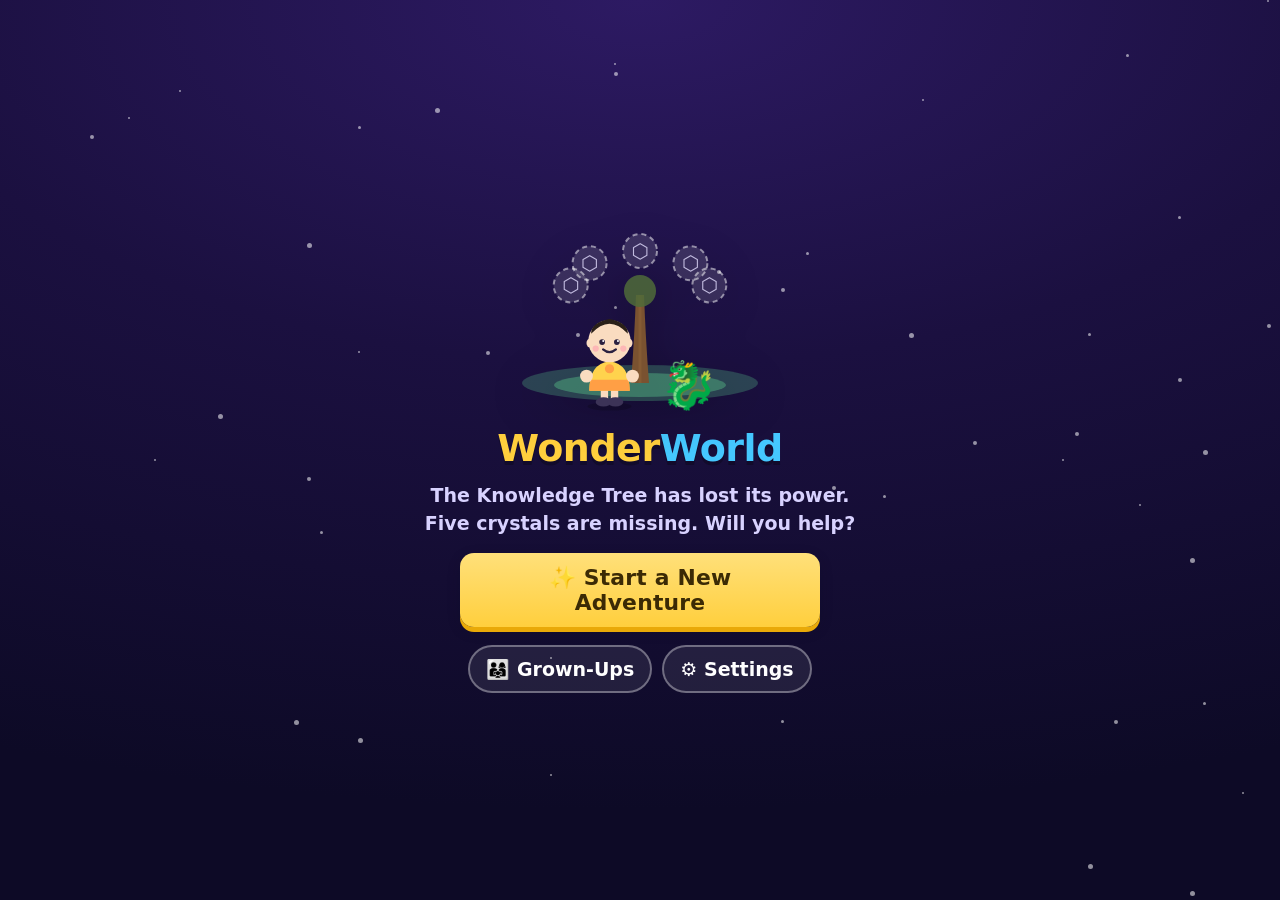
<file: index.html>
<!DOCTYPE html>
<html lang="en">
<head>
<meta charset="utf-8">
<meta name="viewport" content="width=device-width, initial-scale=1, viewport-fit=cover">
<meta name="color-scheme" content="dark light">
<meta name="theme-color" content="#1b1040">
<meta name="description" content="WonderWorld — a magical learning adventure for children ages 5 to 12. Math, reading, science, sustainability and money skills in one friendly game.">
<meta name="apple-mobile-web-app-capable" content="yes">
<meta name="mobile-web-app-capable" content="yes">
<meta name="apple-mobile-web-app-status-bar-style" content="black-translucent">
<meta name="apple-mobile-web-app-title" content="WonderWorld">
<meta name="format-detection" content="telephone=no">
<link rel="manifest" href="assets/manifest.webmanifest">
<link rel="icon" type="image/svg+xml" href="assets/icon.svg">
<link rel="icon" type="image/png" sizes="32x32" href="assets/favicon-32.png">
<!-- iOS ignores SVG here, so this must be a PNG -->
<link rel="apple-touch-icon" sizes="180x180" href="assets/apple-touch-icon.png">
<link rel="stylesheet" href="style.css">
<title>WonderWorld — A Magical Learning Adventure</title>
</head>
<body class="is-booting">

<div id="sky" aria-hidden="true"></div>

<!-- ======================= HUD ======================= -->
<header id="hud" class="hud" hidden>
  <button class="hud-avatar" id="hud-avatar" data-nav="profile" aria-label="Open my profile"></button>
  <div class="hud-info">
    <div class="hud-nameline">
      <span class="hud-name" id="hud-playername">Explorer</span>
      <span class="chip chip-level" id="hud-level">Lv 1</span>
    </div>
    <div class="xpbar" id="hud-xpbar" role="progressbar" aria-valuemin="0" aria-valuemax="100" aria-valuenow="0" aria-label="Experience toward next level">
      <i id="hud-xpfill"></i><span id="hud-xptext">0 / 100 XP</span>
    </div>
  </div>
  <div class="hud-gems" id="hud-gems" aria-label="Gems: 0"><span aria-hidden="true">💎</span> <b>0</b></div>
  <nav class="hud-nav" aria-label="Main navigation">
    <button class="icon-btn" data-nav="map" aria-label="World map"><span aria-hidden="true">🗺️</span></button>
    <button class="icon-btn" data-nav="tree" aria-label="Knowledge Tree"><span aria-hidden="true">🌳</span></button>
    <button class="icon-btn" id="btn-sound" aria-label="Sound: on" aria-pressed="true"><span aria-hidden="true">🔊</span></button>
  </nav>
</header>

<main id="app">

  <!-- ======================= TITLE ======================= -->
  <section class="screen" id="screen-title" aria-label="WonderWorld title screen">
    <div class="title-wrap">
      <div class="title-art">
        <div class="title-tree" id="title-tree"></div>
        <div class="title-cast">
          <div class="title-hero" id="title-hero"></div>
          <div class="title-buddy" id="title-buddy"><span aria-hidden="true">🐉</span></div>
        </div>
      </div>
      <h1 class="logo"><span class="logo-wonder">Wonder</span><span class="logo-world">World</span></h1>
      <p class="tagline">The Knowledge Tree has lost its power.<br>Five crystals are missing. Will you help?</p>
      <div class="title-buttons" id="title-buttons"></div>
      <div class="title-footer">
        <button class="ghost-btn" data-nav="parent"><span aria-hidden="true">👨‍👩‍👧</span> Grown-Ups</button>
        <button class="ghost-btn" id="btn-settings"><span aria-hidden="true">⚙️</span> Settings</button>
      </div>
    </div>
  </section>

  <!-- ======================= CHARACTER CREATOR ======================= -->
  <section class="screen" id="screen-create" aria-label="Create your explorer">
    <div class="pad">
      <h2 class="screen-title">Create Your Explorer</h2>
      <div class="create-grid">
        <div class="create-preview card">
          <div class="preview-stage">
            <div id="create-avatar" class="big-avatar"></div>
            <div id="create-buddy" class="big-buddy" aria-hidden="true">🐉</div>
          </div>
          <p class="preview-name" id="create-previewname">Explorer</p>
        </div>
        <div class="create-options">
          <div class="card opt-card">
            <label class="opt-label" for="input-name">1. What's your explorer name?</label>
            <input id="input-name" class="name-input" type="text" maxlength="12" placeholder="Type a name" autocomplete="off" autocorrect="off" spellcheck="false" enterkeyhint="done">
            <p class="hint-text">Use a nickname. Never your real full name.</p>
          </div>
          <div class="card opt-card"><p class="opt-label">2. Skin</p><div class="swatches" id="opt-skin"></div></div>
          <div class="card opt-card"><p class="opt-label">3. Hair style</p><div class="chips" id="opt-hair"></div>
            <p class="opt-label sub">Hair color</p><div class="swatches" id="opt-haircolor"></div></div>
          <div class="card opt-card"><p class="opt-label">4. Outfit</p><div class="chips" id="opt-outfit"></div></div>
          <div class="card opt-card"><p class="opt-label">5. Choose a companion</p><div class="companions" id="opt-companion"></div></div>
        </div>
      </div>
      <div class="create-actions">
        <button class="big-btn primary" id="btn-start-adventure">Start the Adventure <span aria-hidden="true">✨</span></button>
      </div>
    </div>
  </section>

  <!-- ======================= WORLD MAP ======================= -->
  <section class="screen" id="screen-map" aria-label="WonderWorld map">
    <div class="map-outer">
      <div class="map-stage" id="map-stage">
        <svg class="map-paths" id="map-paths" aria-hidden="true"></svg>
        <div class="map-nodes" id="map-nodes"></div>
      </div>
      <div class="map-caption" id="map-caption"></div>
      <!-- WonderTutor's way in. Deliberately not a map node: it is not a
           world to be unlocked by learning, it is a guide that is always
           there. -->
      <div class="map-tutor" id="map-tutor"></div>
    </div>
  </section>

  <!-- ======================= KNOWLEDGE TREE ======================= -->
  <section class="screen" id="screen-tree" aria-label="The Knowledge Tree">
    <header class="world-bar">
      <button class="icon-btn" data-nav="map" aria-label="Back to the map"><span aria-hidden="true">←</span></button>
      <h2>🌳 Knowledge Tree</h2><div class="bar-space"></div>
    </header>
    <div class="world-body" id="tree-body"></div>
  </section>

  <!-- ======================= PROFILE ======================= -->
  <section class="screen" id="screen-profile" aria-label="My profile">
    <header class="world-bar">
      <button class="icon-btn" data-nav="map" aria-label="Back to the map"><span aria-hidden="true">←</span></button>
      <h2>🎒 My Adventure</h2><div class="bar-space"></div>
    </header>
    <div class="world-body" id="profile-body"></div>
  </section>

  <!-- ======================= WORLDS ======================= -->
  <section class="screen" id="screen-math" aria-label="Math Island">
    <header class="world-bar math">
      <button class="icon-btn" id="math-back" aria-label="Back"><span aria-hidden="true">←</span></button>
      <h2>🧮 Math Island</h2><div class="bar-space" id="math-bar"></div>
    </header>
    <div class="world-body" id="math-body"></div>
  </section>

  <section class="screen" id="screen-story" aria-label="Story Forest">
    <header class="world-bar story">
      <button class="icon-btn" id="story-back" aria-label="Back"><span aria-hidden="true">←</span></button>
      <h2>📚 Story Forest</h2><div class="bar-space" id="story-bar"></div>
    </header>
    <div class="world-body" id="story-body"></div>
  </section>

  <section class="screen" id="screen-science" aria-label="Science Lab">
    <header class="world-bar science">
      <button class="icon-btn" id="science-back" aria-label="Back"><span aria-hidden="true">←</span></button>
      <h2>🧪 Science Lab</h2><div class="bar-space" id="science-bar"></div>
    </header>
    <div class="world-body" id="science-body"></div>
  </section>

  <section class="screen" id="screen-city" aria-label="Planet City">
    <header class="world-bar city">
      <button class="icon-btn" id="city-back" aria-label="Back"><span aria-hidden="true">←</span></button>
      <h2>🌎 Planet City</h2><div class="bar-space" id="city-bar"></div>
    </header>
    <div class="world-body" id="city-body"></div>
  </section>

  <section class="screen" id="screen-business" aria-label="Business Town">
    <header class="world-bar business">
      <button class="icon-btn" id="business-back" aria-label="Back"><span aria-hidden="true">←</span></button>
      <h2>💰 Business Town</h2><div class="bar-space" id="business-bar"></div>
    </header>
    <div class="world-body" id="business-body"></div>
  </section>

  <!-- ======================= WONDERTUTOR =======================
       A child-facing screen, so it carries the normal HUD and never a price.
       Grade setup sits behind the parental gate, inside the screen body. -->
  <section class="screen" id="screen-tutor" aria-label="WonderTutor">
    <header class="world-bar tutor-bar">
      <button class="icon-btn" id="tutor-back" aria-label="Back to the map"><span aria-hidden="true">←</span></button>
      <h2><span aria-hidden="true">✨</span> WonderTutor</h2><div class="bar-space"></div>
    </header>
    <div class="world-body" id="tutor-body"></div>
  </section>

  <!-- ======================= PARENT DASHBOARD ======================= -->
  <section class="screen parent-screen" id="screen-parent" aria-label="Parent dashboard">
    <header class="world-bar parent">
      <button class="icon-btn" id="parent-back" aria-label="Back to the game"><span aria-hidden="true">←</span></button>
      <h2>Grown-Ups Dashboard</h2><div class="bar-space"></div>
    </header>
    <div class="world-body" id="parent-body"></div>
  </section>

  <!-- ======================= WONDERWORLD+ (grown-ups only) =======================
       The only screen in the game that may contain a price. It sits inside the
       grown-ups area and renders its own parental gate before anything else. -->
  <section class="screen parent-screen" id="screen-plus" aria-label="WonderWorld Plus">
    <header class="world-bar parent">
      <button class="icon-btn" id="plus-back" aria-label="Back to the grown-ups dashboard"><span aria-hidden="true">←</span></button>
      <h2><span aria-hidden="true">✨</span> WonderWorld+</h2><div class="bar-space"></div>
    </header>
    <div class="world-body" id="plus-body"></div>
  </section>

</main>

<!-- Floating companion buddy -->
<button id="buddy" class="buddy" hidden aria-label="Talk to your companion">
  <span class="buddy-face" id="buddy-face" aria-hidden="true">🐉</span>
  <span class="buddy-bubble" id="buddy-bubble" role="status"></span>
</button>

<div id="fx-layer" aria-hidden="true"></div>
<div id="toast-layer" role="status" aria-live="polite"></div>
<div id="modal-layer" class="modal-layer" hidden>
  <div class="modal-backdrop" id="modal-backdrop"></div>
  <div class="modal card" id="modal" role="dialog" aria-modal="true" aria-labelledby="modal-title">
    <h3 id="modal-title"></h3>
    <div id="modal-body"></div>
    <div id="modal-actions" class="modal-actions"></div>
  </div>
</div>

<script src="js/core.js"></script>
<!-- monetization layer: environment → events → entitlements → billing →
     profiles/sync → parental gate. Nothing here talks to the network. -->
<script src="js/env.js"></script>
<script src="js/events.js"></script>
<script src="js/entitlements.js"></script>
<script src="js/billing.js"></script>
<script src="js/profiles.js"></script>
<script src="js/sync.js"></script>
<script src="js/parentgate.js"></script>
<script src="js/art.js"></script>
<script src="js/screens.js"></script>
<script src="js/plus.js"></script>
<!-- WonderTutor. Dependency order: vocabulary, then state, then behaviour,
     then the screen that drives it. Everything here degrades to the offline
     lesson bank, so none of it depends on the network. -->
<script src="js/tutor/languages.js"></script>
<script src="js/tutor/taxonomy.js"></script>
<script src="js/tutor/profile.js"></script>
<script src="js/tutor/content.js"></script>
<script src="js/tutor/answers.js"></script>
<script src="js/tutor/steps.js"></script>
<script src="js/tutor/safety.js"></script>
<script src="js/tutor/emotion.js"></script>
<script src="js/tutor/avatar.js"></script>
<script src="js/tutor/voice.js"></script>
<script src="js/tutor/realtime.js"></script>
<script src="js/tutor/provider.js"></script>
<script src="js/tutor/assessment.js"></script>
<script src="js/tutor/engine.js"></script>
<script src="js/tutor/session.js"></script>
<script src="js/tutor/screen.js"></script>
<script src="js/worlds/math.js"></script>
<script src="js/worlds/story.js"></script>
<script src="js/worlds/science.js"></script>
<script src="js/worlds/city.js"></script>
<script src="js/worlds/business.js"></script>
<script src="js/devtools.js"></script>
<script src="game.js"></script>
<script>
  /* Offline support. Only runs on a real server — harmless over file://. */
  if ('serviceWorker' in navigator && location.protocol.indexOf('http') === 0) {
    window.addEventListener('load', function () {
      navigator.serviceWorker.register('sw.js').catch(function () { /* fine without it */ });
    });
  }
</script>
</body>
</html>
</file>
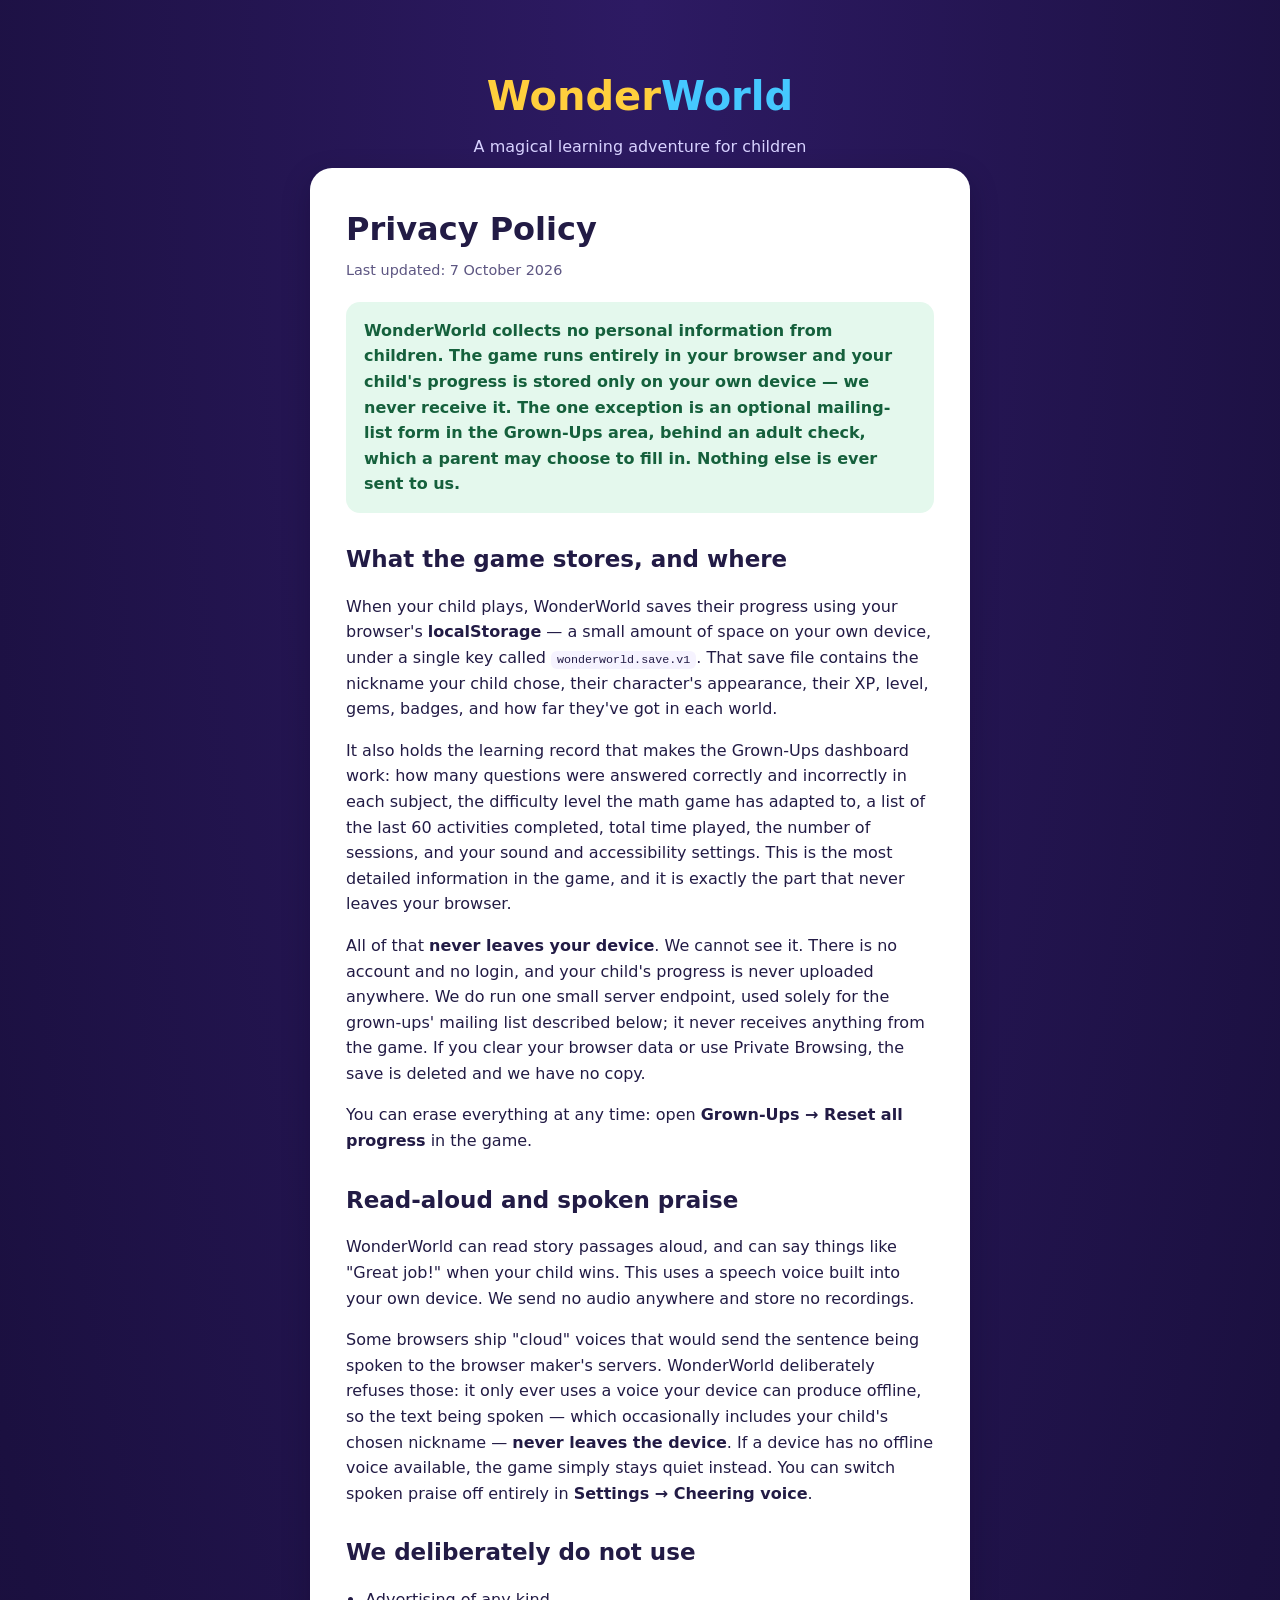
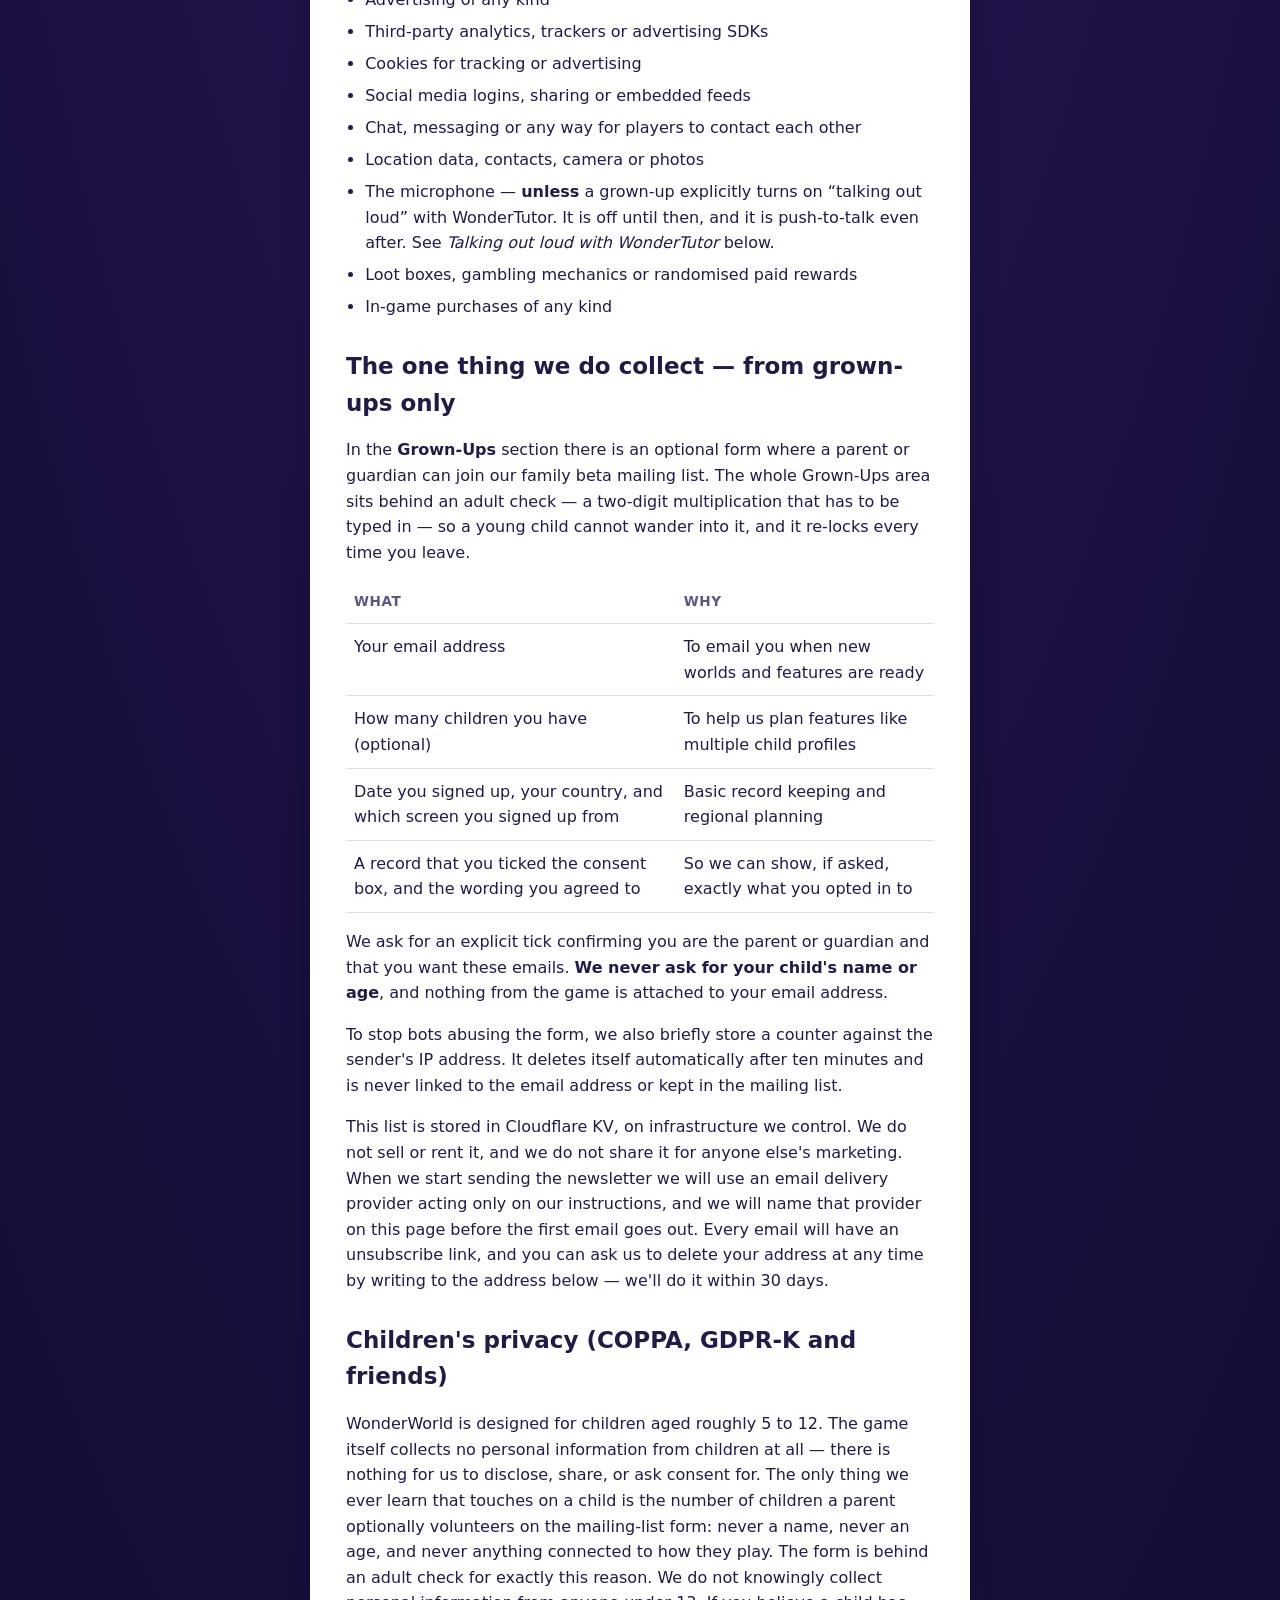
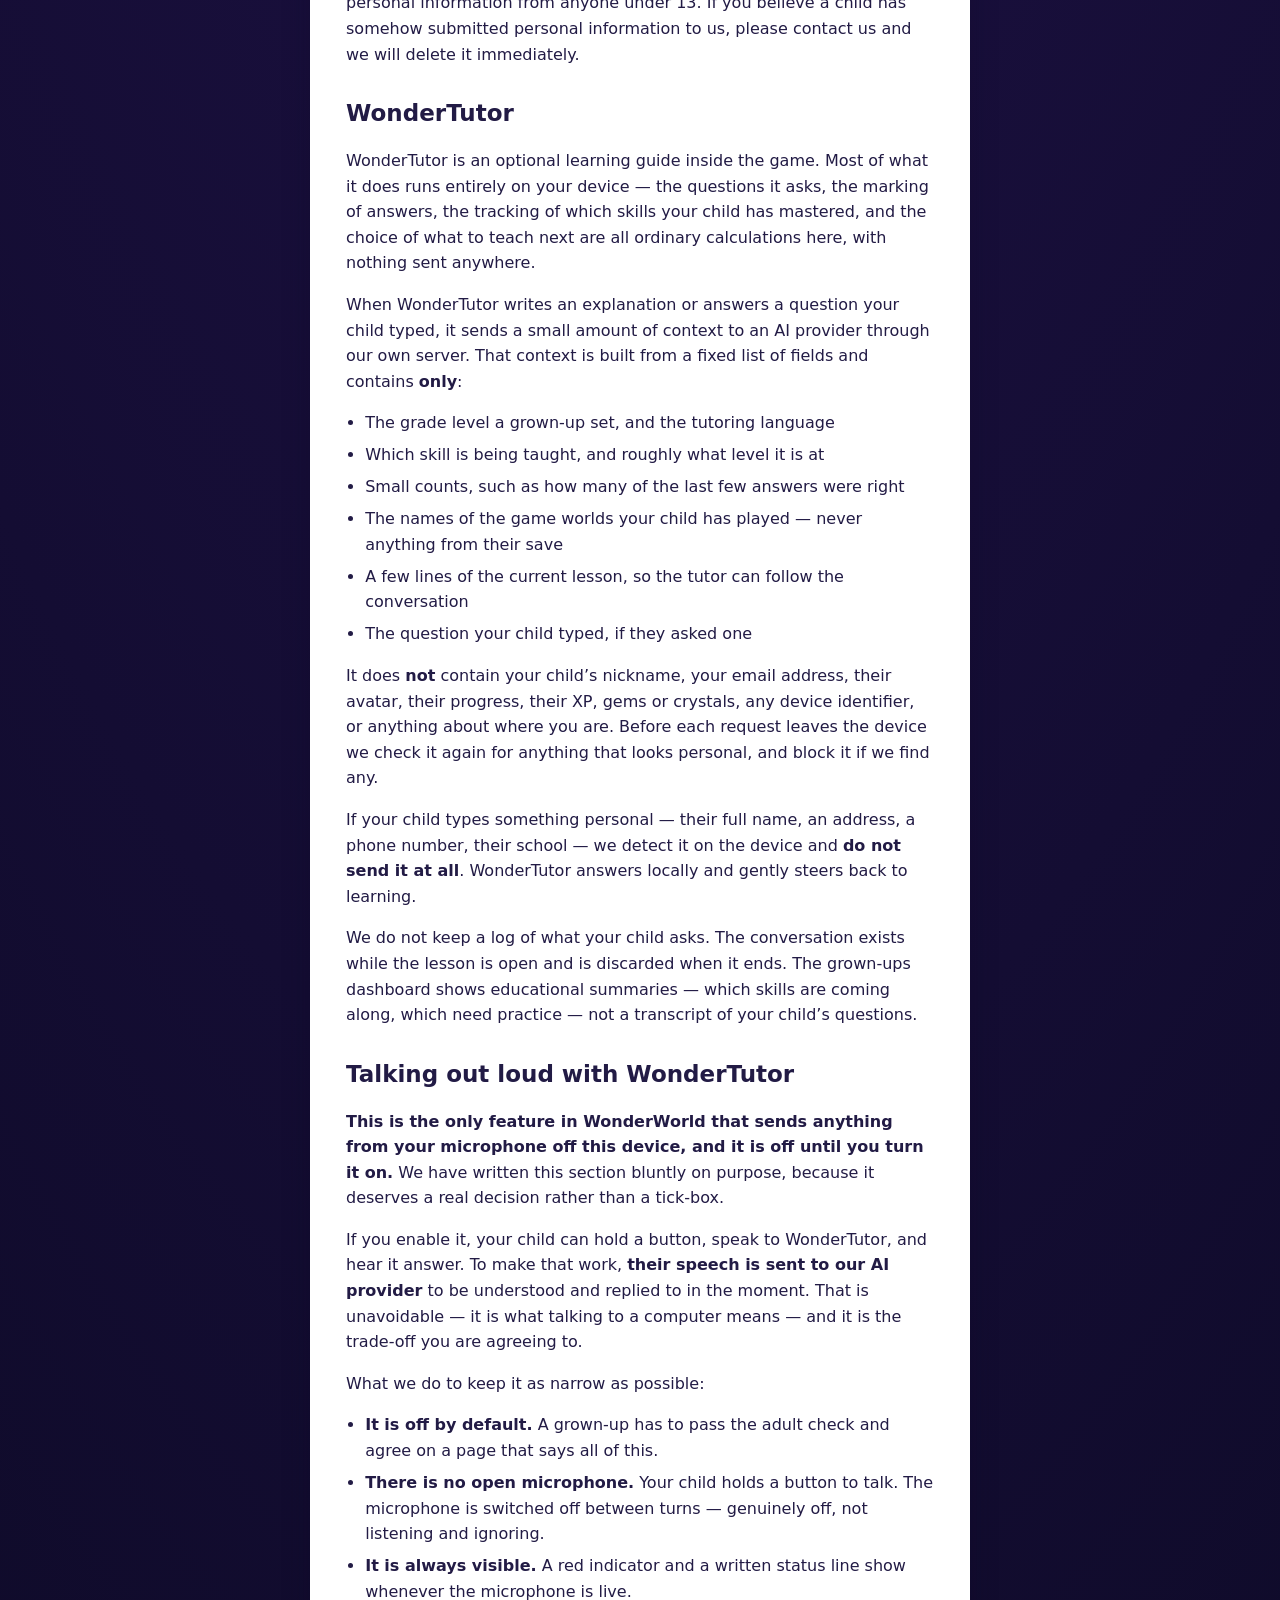
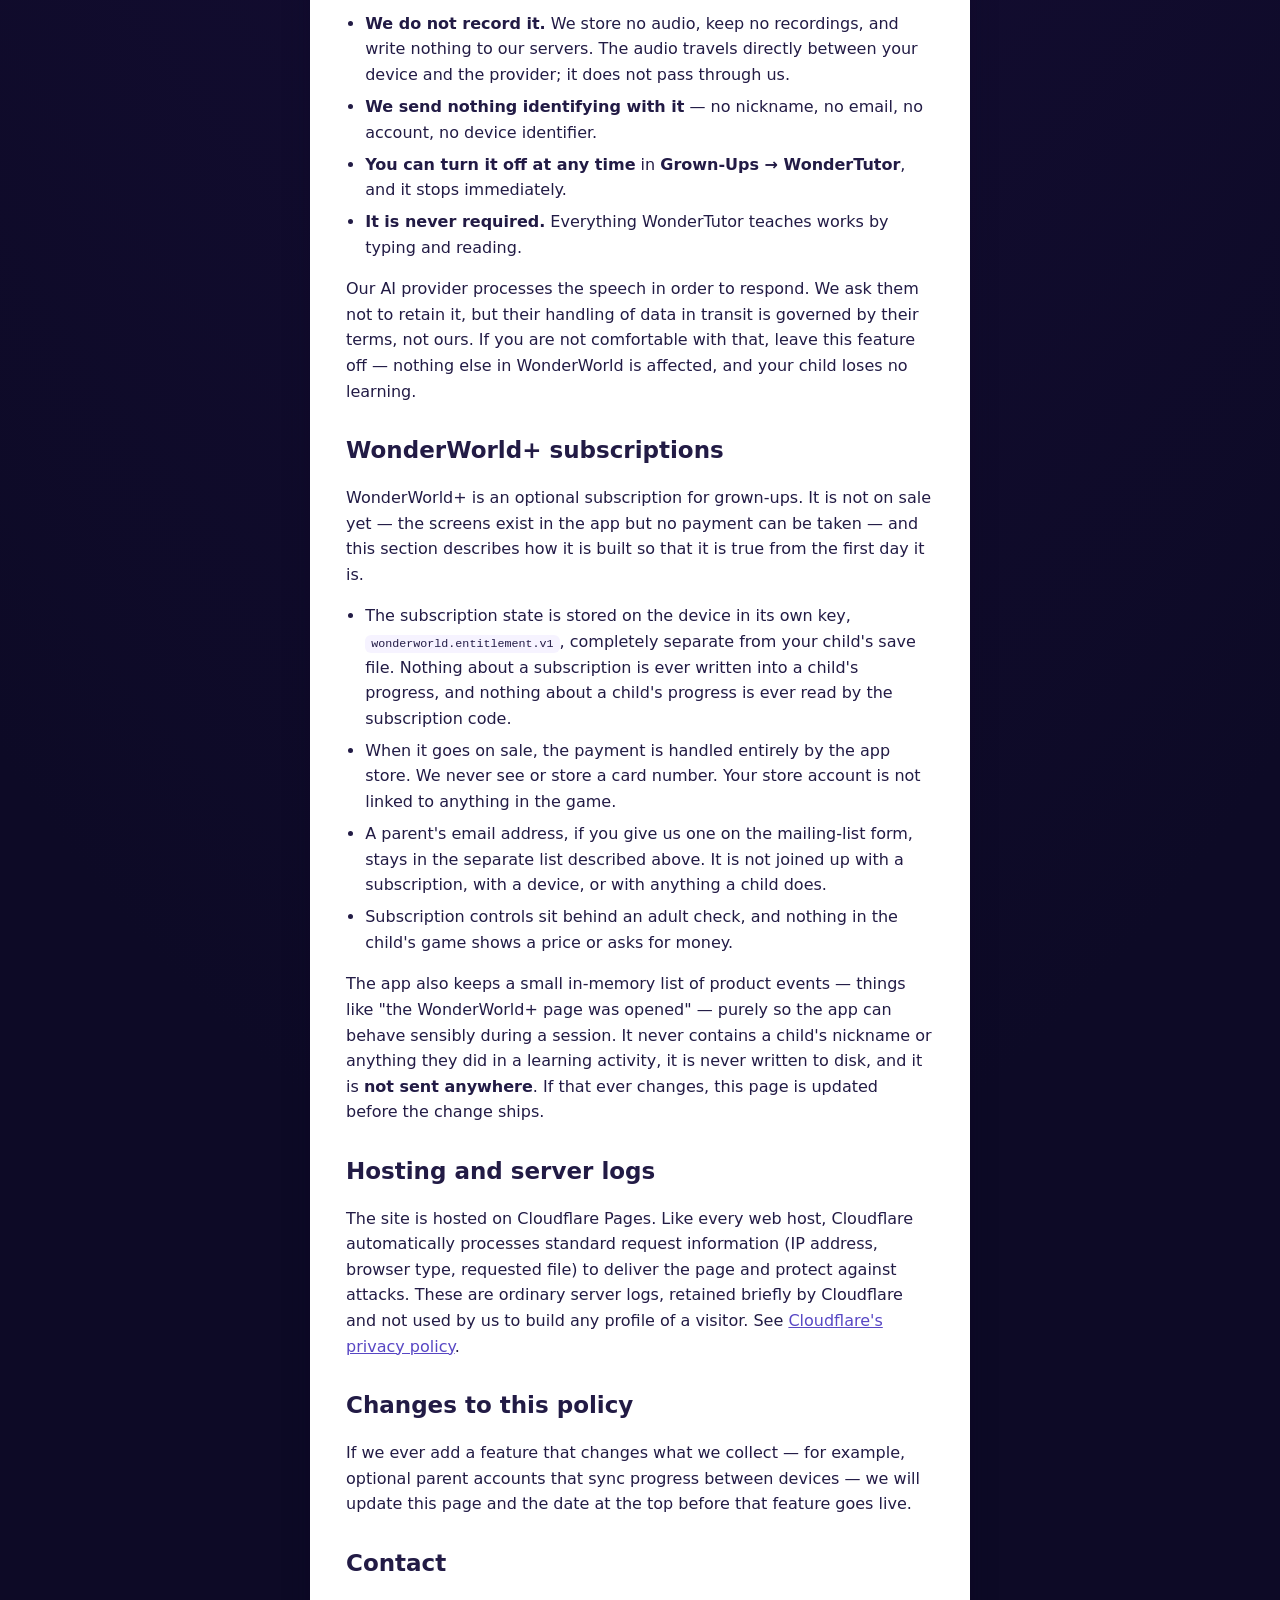
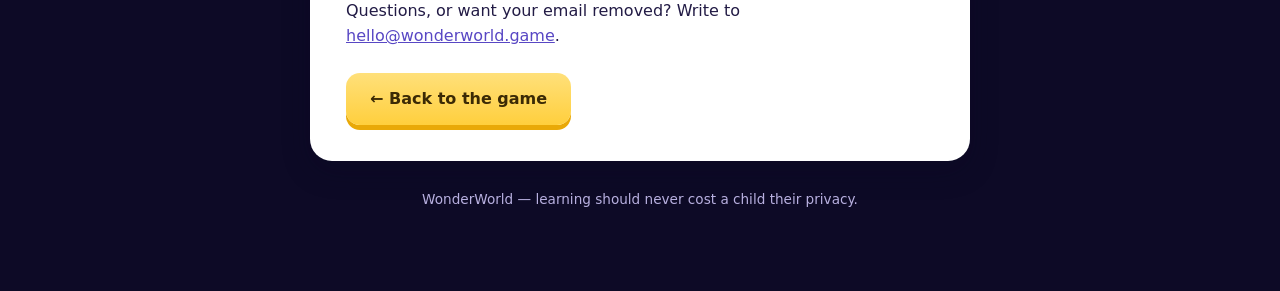
<file: privacy.html>
<!DOCTYPE html>
<html lang="en">
<head>
<meta charset="utf-8">
<meta name="viewport" content="width=device-width, initial-scale=1, viewport-fit=cover">
<meta name="theme-color" content="#1b1040">
<meta name="description" content="WonderWorld privacy policy — a children's learning game that collects no personal information from children.">
<link rel="icon" type="image/png" sizes="32x32" href="assets/favicon-32.png">
<link rel="apple-touch-icon" href="assets/apple-touch-icon.png">
<title>Privacy Policy — WonderWorld</title>
<style>
  :root { --ink:#221b45; --soft:#5d5682; --line:rgba(34,27,69,.14); }
  * { box-sizing: border-box; }
  body {
    margin: 0; padding: 0;
    font-family: ui-rounded, "SF Pro Rounded", "Nunito", system-ui, -apple-system, sans-serif;
    line-height: 1.6; color: var(--ink);
    background: radial-gradient(130% 90% at 50% 0%, #2d1a63 0%, #1b1040 45%, #0d0a26 100%);
    min-height: 100vh;
  }
  .wrap { max-width: 740px; margin: 0 auto; padding: clamp(16px,4vw,40px); }
  header { text-align: center; color: #fff; padding: 24px 0 8px; }
  header .logo { font-size: clamp(26px,6vw,40px); font-weight: 900; margin: 0; }
  header .logo b { color: #ffcf3d; font-weight: 900; }
  header .logo i { color: #45c8ff; font-style: normal; }
  header p { color: #d8d2ff; margin: 6px 0 0; }
  main {
    background: #fff; border-radius: 22px; padding: clamp(18px,4vw,36px);
    box-shadow: 0 10px 28px rgba(10,6,32,.28); margin-bottom: 28px;
  }
  h1 { font-size: clamp(24px,5vw,32px); margin: 0 0 4px; }
  h2 { font-size: clamp(18px,3.6vw,23px); margin: 28px 0 8px; }
  .updated { color: var(--soft); margin: 0 0 20px; font-size: .9em; }
  .highlight {
    background: #e4f8ed; border-radius: 14px; padding: 16px 18px;
    font-weight: 700; color: #15603c; margin: 0 0 20px;
  }
  table { width: 100%; border-collapse: collapse; margin: 12px 0; }
  th, td { text-align: left; padding: 10px 8px; border-bottom: 1px solid var(--line); vertical-align: top; }
  th { font-size: .85em; color: var(--soft); text-transform: uppercase; letter-spacing: .04em; }
  ul { padding-left: 1.2em; } li { margin-bottom: .4em; }
  a { color: #5847c4; }
  .back {
    display: inline-flex; align-items: center; gap: 8px; min-height: 52px;
    padding: 12px 24px; border-radius: 14px; text-decoration: none; font-weight: 800;
    color: #3b2a05; background: linear-gradient(180deg,#ffe07a,#ffcf3d);
    box-shadow: 0 5px 0 #e9a908; margin-top: 8px;
  }
  footer { text-align: center; color: #b8b0e0; font-size: .85em; padding-bottom: 40px; }
  code { background:#f6f3ff; padding:2px 6px; border-radius:6px; font-size:.9em; }
</style>
</head>
<body>
<div class="wrap">
  <header>
    <p class="logo"><b>Wonder</b><i>World</i></p>
    <p>A magical learning adventure for children</p>
  </header>

  <main>
    <h1>Privacy Policy</h1>
    <p class="updated">Last updated: 7 October 2026</p>

    <p class="highlight">
      WonderWorld collects no personal information from children. The game runs entirely in
      your browser and your child's progress is stored only on your own device — we never
      receive it. The one exception is an optional mailing-list form in the Grown-Ups area,
      behind an adult check, which a parent may choose to fill in. Nothing else is ever sent
      to us.
    </p>

    <h2>What the game stores, and where</h2>
    <p>
      When your child plays, WonderWorld saves their progress using your browser's
      <strong>localStorage</strong> — a small amount of space on your own device, under a
      single key called <code>wonderworld.save.v1</code>. That save file contains the nickname
      your child chose, their character's appearance, their XP, level, gems, badges, and how
      far they've got in each world.
    </p>
    <p>
      It also holds the learning record that makes the Grown-Ups dashboard work: how many
      questions were answered correctly and incorrectly in each subject, the difficulty level
      the math game has adapted to, a list of the last 60 activities completed, total time
      played, the number of sessions, and your sound and accessibility settings. This is the
      most detailed information in the game, and it is exactly the part that never leaves
      your browser.
    </p>
    <p>
      All of that <strong>never leaves your device</strong>. We cannot see it. There is no
      account and no login, and your child's progress is never uploaded anywhere. We do run
      one small server endpoint, used solely for the grown-ups' mailing list described below;
      it never receives anything from the game. If you clear your
      browser data or use Private Browsing, the save is deleted and we have no copy.
    </p>
    <p>
      You can erase everything at any time: open <strong>Grown-Ups → Reset all progress</strong>
      in the game.
    </p>

    <h2>Read-aloud and spoken praise</h2>
    <p>
      WonderWorld can read story passages aloud, and can say things like "Great job!" when
      your child wins. This uses a speech voice built into your own device. We send no audio
      anywhere and store no recordings.
    </p>
    <p>
      Some browsers ship "cloud" voices that would send the sentence being spoken to the
      browser maker's servers. WonderWorld deliberately refuses those: it only ever uses a
      voice your device can produce offline, so the text being spoken — which occasionally
      includes your child's chosen nickname — <strong>never leaves the device</strong>. If a
      device has no offline voice available, the game simply stays quiet instead. You can
      switch spoken praise off entirely in <strong>Settings → Cheering voice</strong>.
    </p>

    <h2>We deliberately do not use</h2>
    <ul>
      <li>Advertising of any kind</li>
      <li>Third-party analytics, trackers or advertising SDKs</li>
      <li>Cookies for tracking or advertising</li>
      <li>Social media logins, sharing or embedded feeds</li>
      <li>Chat, messaging or any way for players to contact each other</li>
      <li>Location data, contacts, camera or photos</li>
      <li>The microphone &mdash; <strong>unless</strong> a grown-up explicitly turns on
          &ldquo;talking out loud&rdquo; with WonderTutor. It is off until then, and it is
          push-to-talk even after. See <em>Talking out loud with WonderTutor</em> below.</li>
      <li>Loot boxes, gambling mechanics or randomised paid rewards</li>
      <li>In-game purchases of any kind</li>
    </ul>

    <h2>The one thing we do collect — from grown-ups only</h2>
    <p>
      In the <strong>Grown-Ups</strong> section there is an optional form where a parent or
      guardian can join our family beta mailing list. The whole Grown-Ups area sits behind an
      adult check — a two-digit multiplication that has to be typed in — so a young child
      cannot wander into it, and it re-locks every time you leave.
    </p>
    <table>
      <tr><th>What</th><th>Why</th></tr>
      <tr><td>Your email address</td><td>To email you when new worlds and features are ready</td></tr>
      <tr><td>How many children you have (optional)</td><td>To help us plan features like multiple child profiles</td></tr>
      <tr><td>Date you signed up, your country, and which screen you signed up from</td><td>Basic record keeping and regional planning</td></tr>
      <tr><td>A record that you ticked the consent box, and the wording you agreed to</td><td>So we can show, if asked, exactly what you opted in to</td></tr>
    </table>
    <p>
      We ask for an explicit tick confirming you are the parent or guardian and that you want
      these emails. <strong>We never ask for your child's name or age</strong>, and nothing
      from the game is attached to your email address.
    </p>
    <p>
      To stop bots abusing the form, we also briefly store a counter against the sender's IP
      address. It deletes itself automatically after ten minutes and is never linked to the
      email address or kept in the mailing list.
    </p>
    <p>
      This list is stored in Cloudflare KV, on infrastructure we control. We do not sell or
      rent it, and we do not share it for anyone else's marketing. When we start sending the
      newsletter we will use an email delivery provider acting only on our instructions, and
      we will name that provider on this page before the first email goes out. Every email
      will have an unsubscribe link, and you can ask us to delete your address at any time by
      writing to the address below — we'll do it within 30 days.
    </p>

    <h2>Children's privacy (COPPA, GDPR-K and friends)</h2>
    <p>
      WonderWorld is designed for children aged roughly 5 to 12. The game itself collects no
      personal information from children at all — there is nothing for us to disclose, share,
      or ask consent for. The only thing we ever learn that touches on a child is the number
      of children a parent optionally volunteers on the mailing-list form: never a name, never
      an age, and never anything connected to how they play. The form is behind an adult check
      for exactly this reason. We do not knowingly collect personal information from anyone
      under 13. If you believe a child has somehow submitted personal information to us, please
      contact us and we will delete it immediately.
    </p>

    <h2>WonderTutor</h2>
    <p>
      WonderTutor is an optional learning guide inside the game. Most of what it does runs
      entirely on your device &mdash; the questions it asks, the marking of answers, the
      tracking of which skills your child has mastered, and the choice of what to teach next
      are all ordinary calculations here, with nothing sent anywhere.
    </p>
    <p>
      When WonderTutor writes an explanation or answers a question your child typed, it sends
      a small amount of context to an AI provider through our own server. That context is
      built from a fixed list of fields and contains <strong>only</strong>:
    </p>
    <ul>
      <li>The grade level a grown-up set, and the tutoring language</li>
      <li>Which skill is being taught, and roughly what level it is at</li>
      <li>Small counts, such as how many of the last few answers were right</li>
      <li>The names of the game worlds your child has played &mdash; never anything from their save</li>
      <li>A few lines of the current lesson, so the tutor can follow the conversation</li>
      <li>The question your child typed, if they asked one</li>
    </ul>
    <p>
      It does <strong>not</strong> contain your child&rsquo;s nickname, your email address, their
      avatar, their progress, their XP, gems or crystals, any device identifier, or anything
      about where you are. Before each request leaves the device we check it again for
      anything that looks personal, and block it if we find any.
    </p>
    <p>
      If your child types something personal &mdash; their full name, an address, a phone
      number, their school &mdash; we detect it on the device and <strong>do not send it at
      all</strong>. WonderTutor answers locally and gently steers back to learning.
    </p>
    <p>
      We do not keep a log of what your child asks. The conversation exists while the lesson
      is open and is discarded when it ends. The grown-ups dashboard shows educational
      summaries &mdash; which skills are coming along, which need practice &mdash; not a
      transcript of your child&rsquo;s questions.
    </p>

    <h2>Talking out loud with WonderTutor</h2>
    <p>
      <strong>This is the only feature in WonderWorld that sends anything from your
      microphone off this device, and it is off until you turn it on.</strong> We have written
      this section bluntly on purpose, because it deserves a real decision rather than a
      tick-box.
    </p>
    <p>
      If you enable it, your child can hold a button, speak to WonderTutor, and hear it answer.
      To make that work, <strong>their speech is sent to our AI provider</strong> to be
      understood and replied to in the moment. That is unavoidable &mdash; it is what talking to
      a computer means &mdash; and it is the trade-off you are agreeing to.
    </p>
    <p>What we do to keep it as narrow as possible:</p>
    <ul>
      <li><strong>It is off by default.</strong> A grown-up has to pass the adult check and
          agree on a page that says all of this.</li>
      <li><strong>There is no open microphone.</strong> Your child holds a button to talk. The
          microphone is switched off between turns &mdash; genuinely off, not listening and
          ignoring.</li>
      <li><strong>It is always visible.</strong> A red indicator and a written status line show
          whenever the microphone is live.</li>
      <li><strong>We do not record it.</strong> We store no audio, keep no recordings, and
          write nothing to our servers. The audio travels directly between your device and the
          provider; it does not pass through us.</li>
      <li><strong>We send nothing identifying with it</strong> &mdash; no nickname, no email,
          no account, no device identifier.</li>
      <li><strong>You can turn it off at any time</strong> in
          <strong>Grown-Ups &rarr; WonderTutor</strong>, and it stops immediately.</li>
      <li><strong>It is never required.</strong> Everything WonderTutor teaches works by
          typing and reading.</li>
    </ul>
    <p>
      Our AI provider processes the speech in order to respond. We ask them not to retain it,
      but their handling of data in transit is governed by their terms, not ours. If you are
      not comfortable with that, leave this feature off &mdash; nothing else in WonderWorld is
      affected, and your child loses no learning.
    </p>

    <h2>WonderWorld+ subscriptions</h2>
    <p>
      WonderWorld+ is an optional subscription for grown-ups. It is not on sale yet — the
      screens exist in the app but no payment can be taken — and this section describes how
      it is built so that it is true from the first day it is.
    </p>
    <ul>
      <li>The subscription state is stored on the device in its own key,
          <code>wonderworld.entitlement.v1</code>, completely separate from your child's save
          file. Nothing about a subscription is ever written into a child's progress, and
          nothing about a child's progress is ever read by the subscription code.</li>
      <li>When it goes on sale, the payment is handled entirely by the app store. We never
          see or store a card number. Your store account is not linked to anything in the
          game.</li>
      <li>A parent's email address, if you give us one on the mailing-list form, stays in the
          separate list described above. It is not joined up with a subscription, with a
          device, or with anything a child does.</li>
      <li>Subscription controls sit behind an adult check, and nothing in the child's game
          shows a price or asks for money.</li>
    </ul>
    <p>
      The app also keeps a small in-memory list of product events — things like "the
      WonderWorld+ page was opened" — purely so the app can behave sensibly during a session.
      It never contains a child's nickname or anything they did in a learning activity, it is
      never written to disk, and it is <strong>not sent anywhere</strong>. If that ever
      changes, this page is updated before the change ships.
    </p>

    <h2>Hosting and server logs</h2>
    <p>
      The site is hosted on Cloudflare Pages. Like every web host, Cloudflare automatically
      processes standard request information (IP address, browser type, requested file) to
      deliver the page and protect against attacks. These are ordinary server logs, retained
      briefly by Cloudflare and not used by us to build any profile of a visitor. See
      <a href="https://www.cloudflare.com/privacypolicy/" target="_blank" rel="noopener">Cloudflare's privacy policy</a>.
    </p>

    <h2>Changes to this policy</h2>
    <p>
      If we ever add a feature that changes what we collect — for example, optional parent
      accounts that sync progress between devices — we will update this page and the date at
      the top before that feature goes live.
    </p>

    <h2>Contact</h2>
    <p>
      Questions, or want your email removed? Write to
      <a href="mailto:hello@wonderworld.game">hello@wonderworld.game</a>.
    </p>

    <a class="back" href="index.html">← Back to the game</a>
  </main>

  <footer>WonderWorld — learning should never cost a child their privacy.</footer>
</div>
</body>
</html>
</file>
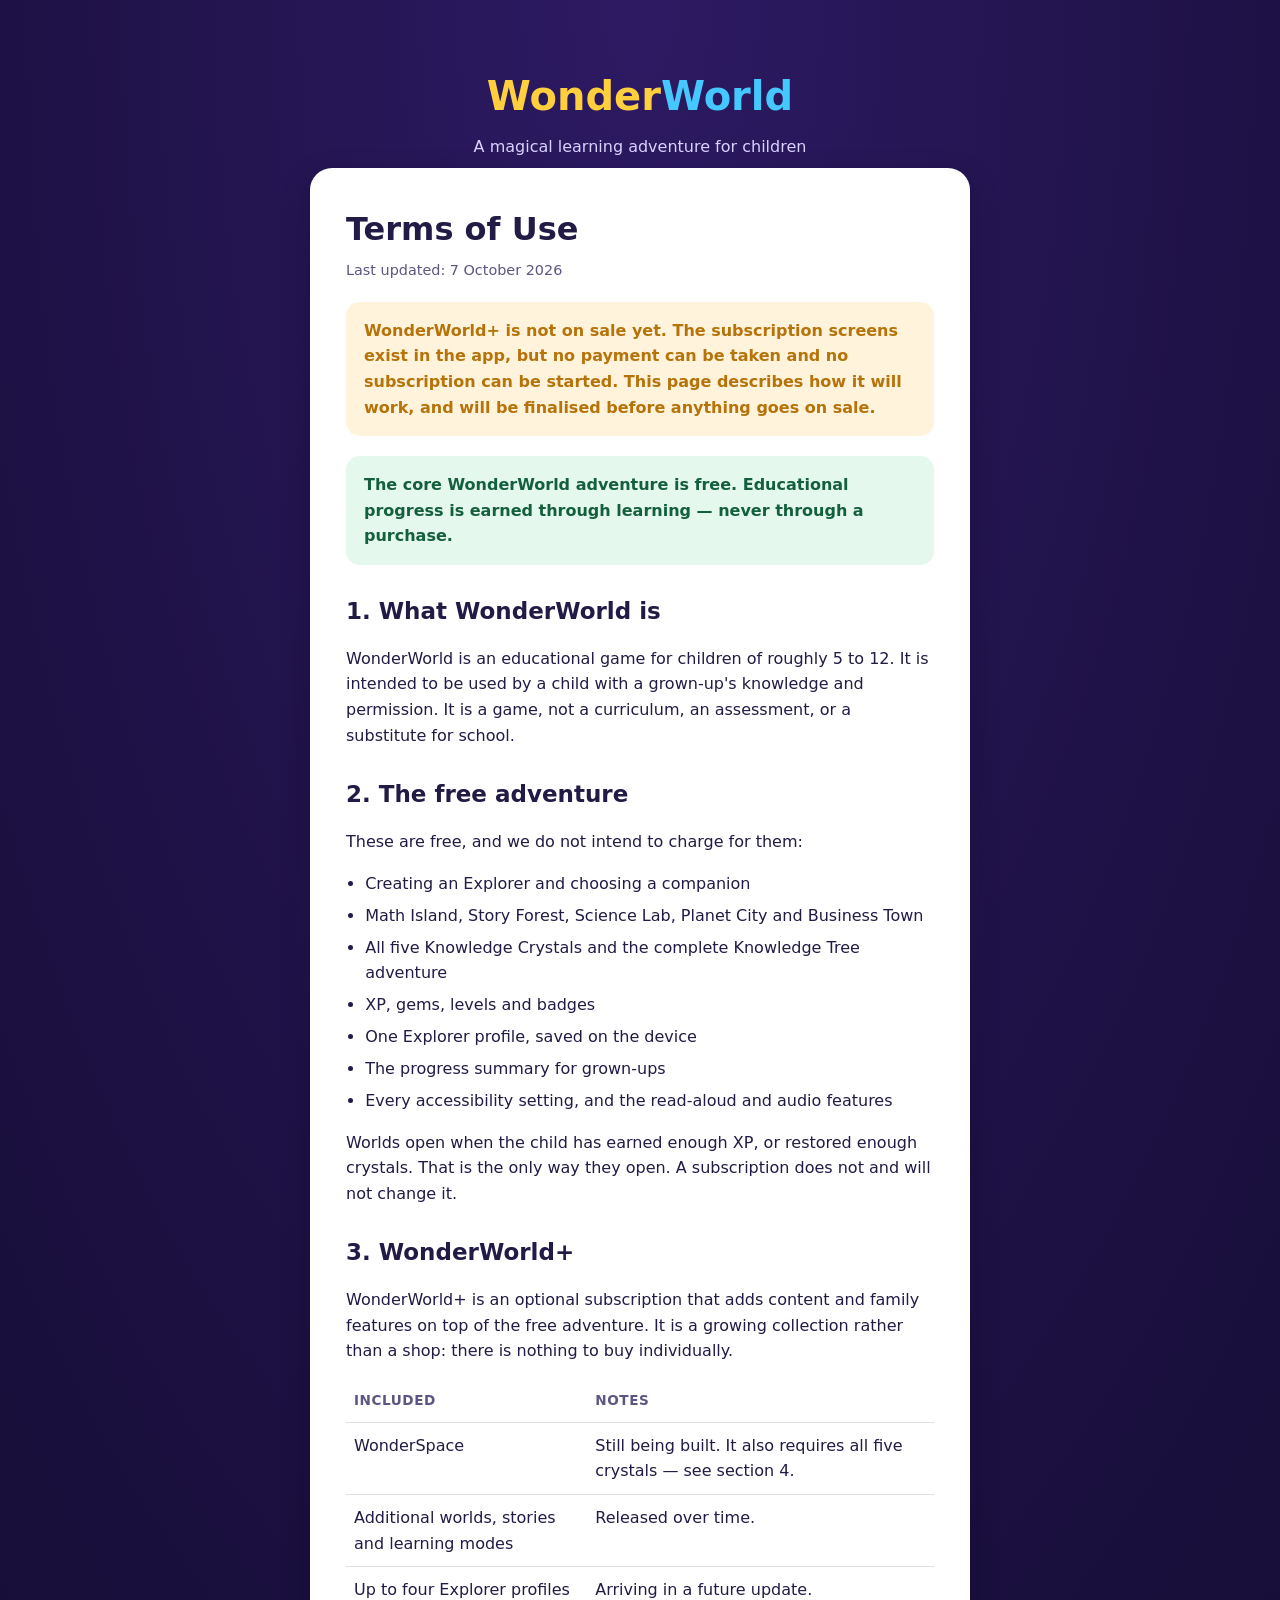
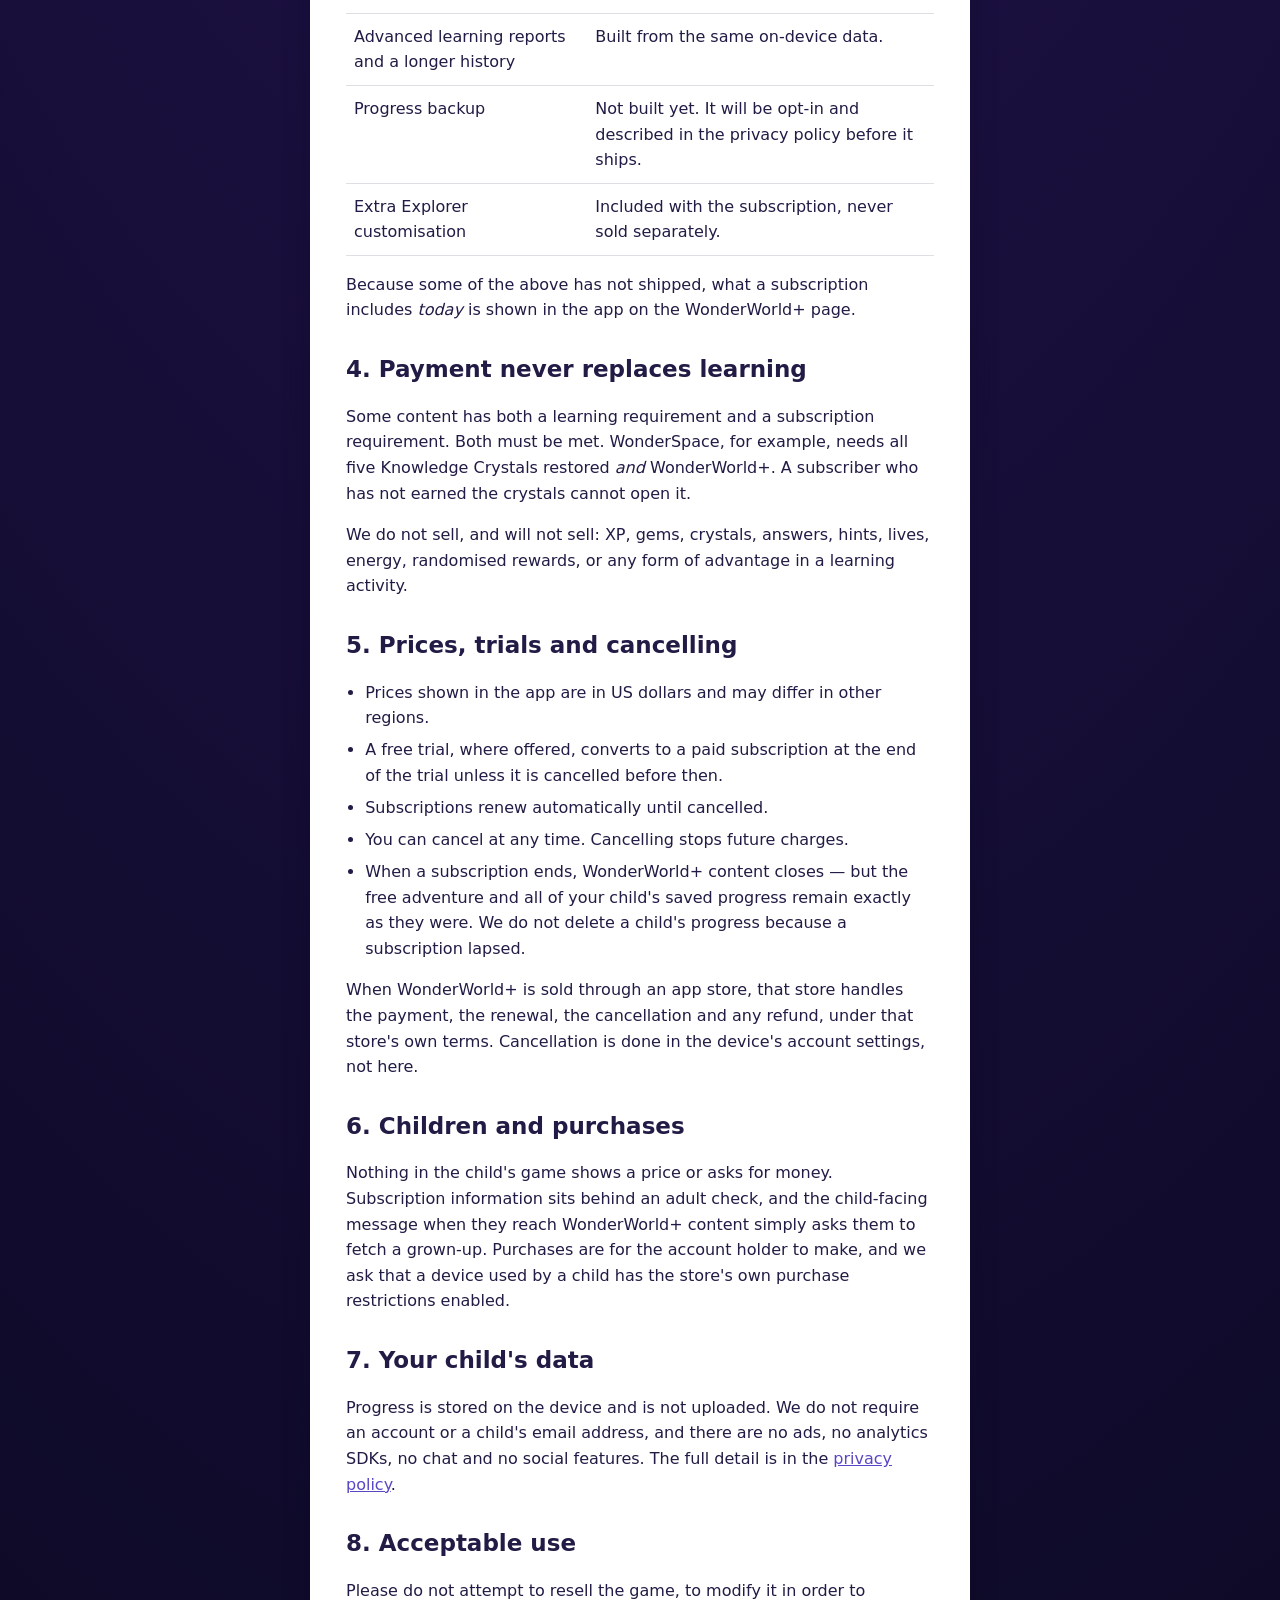
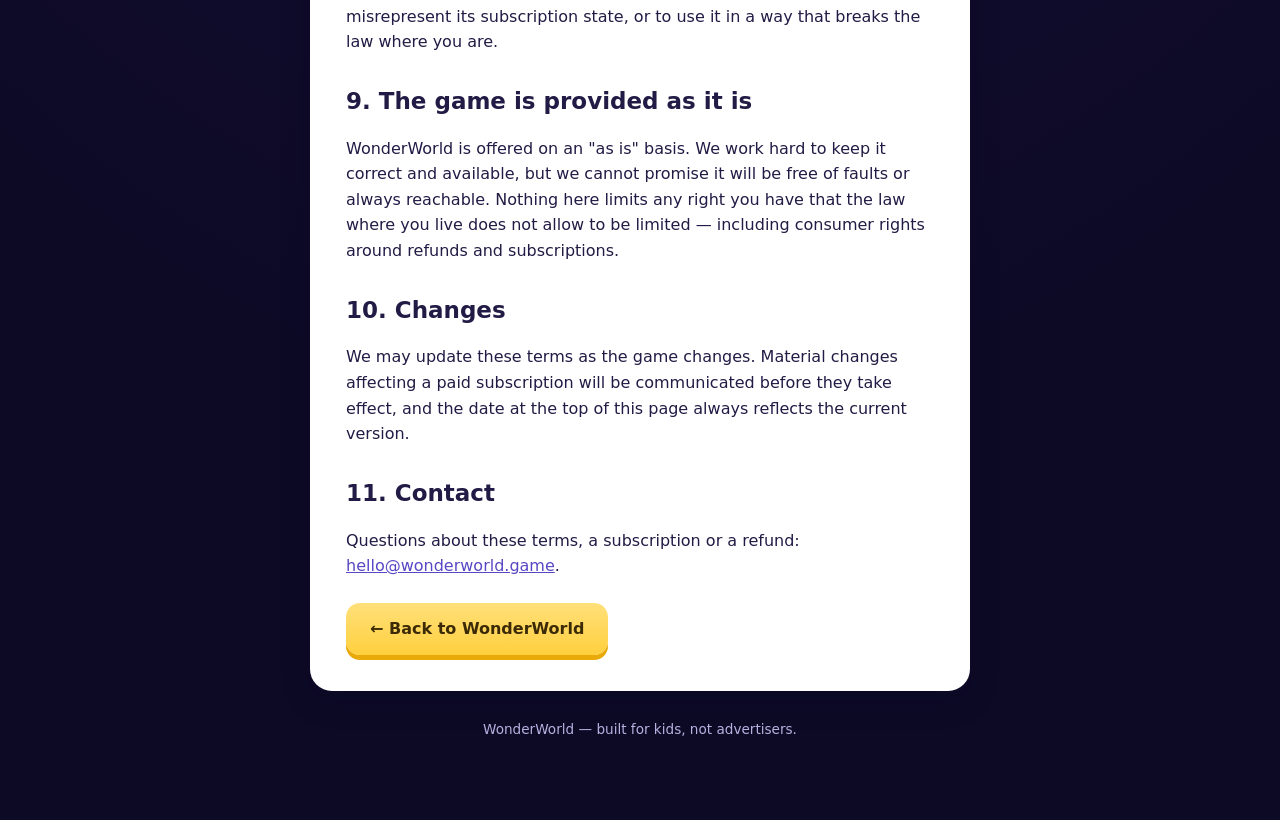
<file: terms.html>
<!DOCTYPE html>
<html lang="en">
<head>
<meta charset="utf-8">
<meta name="viewport" content="width=device-width, initial-scale=1, viewport-fit=cover">
<meta name="theme-color" content="#1b1040">
<meta name="description" content="WonderWorld terms of use — what the free adventure includes, how WonderWorld+ works, and how to cancel.">
<link rel="icon" type="image/png" sizes="32x32" href="assets/favicon-32.png">
<link rel="apple-touch-icon" href="assets/apple-touch-icon.png">
<title>Terms of Use — WonderWorld</title>
<style>
  :root { --ink:#221b45; --soft:#5d5682; --line:rgba(34,27,69,.14); }
  * { box-sizing: border-box; }
  body {
    margin: 0; padding: 0;
    font-family: ui-rounded, "SF Pro Rounded", "Nunito", system-ui, -apple-system, sans-serif;
    line-height: 1.6; color: var(--ink);
    background: radial-gradient(130% 90% at 50% 0%, #2d1a63 0%, #1b1040 45%, #0d0a26 100%);
    min-height: 100vh;
  }
  .wrap { max-width: 740px; margin: 0 auto; padding: clamp(16px,4vw,40px); }
  header { text-align: center; color: #fff; padding: 24px 0 8px; }
  header .logo { font-size: clamp(26px,6vw,40px); font-weight: 900; margin: 0; }
  header .logo b { color: #ffcf3d; font-weight: 900; }
  header .logo i { color: #45c8ff; font-style: normal; }
  header p { color: #d8d2ff; margin: 6px 0 0; }
  main {
    background: #fff; border-radius: 22px; padding: clamp(18px,4vw,36px);
    box-shadow: 0 10px 28px rgba(10,6,32,.28); margin-bottom: 28px;
  }
  h1 { font-size: clamp(24px,5vw,32px); margin: 0 0 4px; }
  h2 { font-size: clamp(18px,3.6vw,23px); margin: 28px 0 8px; }
  .updated { color: var(--soft); margin: 0 0 20px; font-size: .9em; }
  .highlight {
    background: #e4f8ed; border-radius: 14px; padding: 16px 18px;
    font-weight: 700; color: #15603c; margin: 0 0 20px;
  }
  .notice {
    background: #fff3dc; border-radius: 14px; padding: 16px 18px;
    font-weight: 700; color: #b6730a; margin: 0 0 20px;
  }
  table { width: 100%; border-collapse: collapse; margin: 12px 0; }
  th, td { text-align: left; padding: 10px 8px; border-bottom: 1px solid var(--line); vertical-align: top; }
  th { font-size: .85em; color: var(--soft); text-transform: uppercase; letter-spacing: .04em; }
  ul { padding-left: 1.2em; } li { margin-bottom: .4em; }
  a { color: #5847c4; }
  .back {
    display: inline-flex; align-items: center; gap: 8px; min-height: 52px;
    padding: 12px 24px; border-radius: 14px; text-decoration: none; font-weight: 800;
    color: #3b2a05; background: linear-gradient(180deg,#ffe07a,#ffcf3d);
    box-shadow: 0 5px 0 #e9a908; margin-top: 8px;
  }
  footer { text-align: center; color: #b8b0e0; font-size: .85em; padding-bottom: 40px; }
  code { background:#f6f3ff; padding:2px 6px; border-radius:6px; font-size:.9em; }
</style>
</head>
<body>
<div class="wrap">
  <header>
    <p class="logo"><b>Wonder</b><i>World</i></p>
    <p>A magical learning adventure for children</p>
  </header>

  <main>
    <h1>Terms of Use</h1>
    <p class="updated">Last updated: 7 October 2026</p>

    <p class="notice">
      WonderWorld+ is not on sale yet. The subscription screens exist in the app, but no
      payment can be taken and no subscription can be started. This page describes how it
      will work, and will be finalised before anything goes on sale.
    </p>

    <p class="highlight">
      The core WonderWorld adventure is free. Educational progress is earned through
      learning — never through a purchase.
    </p>

    <h2>1. What WonderWorld is</h2>
    <p>
      WonderWorld is an educational game for children of roughly 5 to 12. It is intended to
      be used by a child with a grown-up's knowledge and permission. It is a game, not a
      curriculum, an assessment, or a substitute for school.
    </p>

    <h2>2. The free adventure</h2>
    <p>These are free, and we do not intend to charge for them:</p>
    <ul>
      <li>Creating an Explorer and choosing a companion</li>
      <li>Math Island, Story Forest, Science Lab, Planet City and Business Town</li>
      <li>All five Knowledge Crystals and the complete Knowledge Tree adventure</li>
      <li>XP, gems, levels and badges</li>
      <li>One Explorer profile, saved on the device</li>
      <li>The progress summary for grown-ups</li>
      <li>Every accessibility setting, and the read-aloud and audio features</li>
    </ul>
    <p>
      Worlds open when the child has earned enough XP, or restored enough crystals. That is
      the only way they open. A subscription does not and will not change it.
    </p>

    <h2>3. WonderWorld+</h2>
    <p>
      WonderWorld+ is an optional subscription that adds content and family features on top
      of the free adventure. It is a growing collection rather than a shop: there is nothing
      to buy individually.
    </p>
    <table>
      <tr><th>Included</th><th>Notes</th></tr>
      <tr><td>WonderSpace</td><td>Still being built. It also requires all five crystals — see section 4.</td></tr>
      <tr><td>Additional worlds, stories and learning modes</td><td>Released over time.</td></tr>
      <tr><td>Up to four Explorer profiles</td><td>Arriving in a future update.</td></tr>
      <tr><td>Advanced learning reports and a longer history</td><td>Built from the same on-device data.</td></tr>
      <tr><td>Progress backup</td><td>Not built yet. It will be opt-in and described in the privacy policy before it ships.</td></tr>
      <tr><td>Extra Explorer customisation</td><td>Included with the subscription, never sold separately.</td></tr>
    </table>
    <p>
      Because some of the above has not shipped, what a subscription includes <em>today</em>
      is shown in the app on the WonderWorld+ page.
    </p>

    <h2>4. Payment never replaces learning</h2>
    <p>
      Some content has both a learning requirement and a subscription requirement. Both must
      be met. WonderSpace, for example, needs all five Knowledge Crystals restored
      <em>and</em> WonderWorld+. A subscriber who has not earned the crystals cannot open it.
    </p>
    <p>We do not sell, and will not sell: XP, gems, crystals, answers, hints, lives, energy,
       randomised rewards, or any form of advantage in a learning activity.</p>

    <h2>5. Prices, trials and cancelling</h2>
    <ul>
      <li>Prices shown in the app are in US dollars and may differ in other regions.</li>
      <li>A free trial, where offered, converts to a paid subscription at the end of the
          trial unless it is cancelled before then.</li>
      <li>Subscriptions renew automatically until cancelled.</li>
      <li>You can cancel at any time. Cancelling stops future charges.</li>
      <li>When a subscription ends, WonderWorld+ content closes — but the free adventure and
          all of your child's saved progress remain exactly as they were. We do not delete a
          child's progress because a subscription lapsed.</li>
    </ul>
    <p>
      When WonderWorld+ is sold through an app store, that store handles the payment, the
      renewal, the cancellation and any refund, under that store's own terms. Cancellation is
      done in the device's account settings, not here.
    </p>

    <h2>6. Children and purchases</h2>
    <p>
      Nothing in the child's game shows a price or asks for money. Subscription information
      sits behind an adult check, and the child-facing message when they reach WonderWorld+
      content simply asks them to fetch a grown-up. Purchases are for the account holder to
      make, and we ask that a device used by a child has the store's own purchase
      restrictions enabled.
    </p>

    <h2>7. Your child's data</h2>
    <p>
      Progress is stored on the device and is not uploaded. We do not require an account or
      a child's email address, and there are no ads, no analytics SDKs, no chat and no social
      features. The full detail is in the
      <a href="privacy.html">privacy policy</a>.
    </p>

    <h2>8. Acceptable use</h2>
    <p>
      Please do not attempt to resell the game, to modify it in order to misrepresent its
      subscription state, or to use it in a way that breaks the law where you are.
    </p>

    <h2>9. The game is provided as it is</h2>
    <p>
      WonderWorld is offered on an "as is" basis. We work hard to keep it correct and
      available, but we cannot promise it will be free of faults or always reachable. Nothing
      here limits any right you have that the law where you live does not allow to be
      limited — including consumer rights around refunds and subscriptions.
    </p>

    <h2>10. Changes</h2>
    <p>
      We may update these terms as the game changes. Material changes affecting a paid
      subscription will be communicated before they take effect, and the date at the top of
      this page always reflects the current version.
    </p>

    <h2>11. Contact</h2>
    <p>
      Questions about these terms, a subscription or a refund:
      <a href="mailto:hello@wonderworld.game">hello@wonderworld.game</a>.
    </p>

    <a class="back" href="index.html">← Back to WonderWorld</a>
  </main>

  <footer>WonderWorld — built for kids, not advertisers.</footer>
</div>
</body>
</html>
</file>
<file: style.css>
/* =============================================================
   WonderWorld — style.css
   Mobile-first, touch-first. Designed for iPhone & iPad portrait
   and landscape, and scaled up for desktop.

   Sections:
     1  Tokens & resets          8  Knowledge Tree / Profile
     2  Layout & screens         9  Math Island
     3  HUD & buddy             10  Story Forest
     4  Buttons & controls      11  Science Lab
     5  Cards & shared UI       12  Planet City
     6  Title & creator         13  Business Town
     7  World map               14  Parent dashboard
                                15  FX, modal, motion, responsive
   ============================================================= */

/* ===========================================================
   1. TOKENS & RESETS
   =========================================================== */
:root {
  /* palette */
  --bg-1: #1b1040;
  --bg-2: #2d1a63;
  --bg-3: #0d0a26;
  --ink: #221b45;
  --ink-soft: #5d5682;
  --panel: #ffffff;
  --panel-2: #f6f3ff;
  --line: rgba(34, 27, 69, .12);

  --gold: #ffcf3d;
  --gold-deep: #e9a908;
  --aqua: #45c8ff;
  --mint: #4fd6b8;
  --grass: #63d68d;
  --grape: #bb8bff;
  --coral: #ff8a5c;
  --rose: #ff6f9c;

  --good: #2fa86a;
  --good-bg: #e4f8ed;
  --nudge: #b6730a;
  --nudge-bg: #fff3dc;

  /* sizing */
  --tap: 56px;                 /* minimum touch target */
  --radius: 22px;
  --radius-sm: 14px;
  --pad: clamp(12px, 3.2vw, 22px);
  --shadow: 0 10px 28px rgba(10, 6, 32, .28);
  --shadow-soft: 0 4px 14px rgba(10, 6, 32, .16);

  /* type */
  --fs-base: clamp(16px, 2.3vw, 19px);
  --fs-lg: clamp(20px, 3.4vw, 26px);
  --fs-xl: clamp(26px, 5vw, 38px);
  --font: ui-rounded, "SF Pro Rounded", "Hiragino Maru Gothic ProN",
          "Nunito", "Quicksand", "Segoe UI", system-ui, -apple-system, sans-serif;
}

body.big-text { --fs-base: clamp(19px, 2.9vw, 23px); --fs-lg: clamp(24px, 4vw, 30px); --tap: 62px; }

* { box-sizing: border-box; -webkit-tap-highlight-color: transparent; }

html, body {
  margin: 0; padding: 0;
  height: 100%;
  overscroll-behavior: none;
}

body {
  font-family: var(--font);
  font-size: var(--fs-base);
  line-height: 1.45;
  color: #fff;
  background: radial-gradient(130% 90% at 50% 0%, var(--bg-2) 0%, var(--bg-1) 45%, var(--bg-3) 100%);
  height: 100vh;
  height: calc(var(--vh, 1vh) * 100);
  display: flex;
  flex-direction: column;
  overflow: hidden;
  -webkit-text-size-adjust: 100%;
  touch-action: manipulation;
}

body.is-booting #app { opacity: 0; }

h1, h2, h3, h4 { margin: 0 0 .4em; line-height: 1.2; }
h3 { font-size: var(--fs-lg); }
p { margin: 0 0 .7em; }
button { font-family: inherit; font-size: inherit; cursor: pointer; }
input, textarea { font-family: inherit; font-size: inherit; }
ul { margin: 0 0 .6em; padding-left: 1.1em; }
:focus-visible { outline: 4px solid var(--gold); outline-offset: 3px; border-radius: 10px; }

/* starfield */
#sky { position: fixed; inset: 0; pointer-events: none; z-index: 0; }
#sky i {
  position: absolute; width: var(--s); height: var(--s);
  background: #fff; border-radius: 50%; opacity: .55;
  animation: twinkle var(--d) ease-in-out infinite alternate;
}
@keyframes twinkle { from { opacity: .15; transform: scale(.7); } to { opacity: .85; transform: scale(1.15); } }

/* ===========================================================
   2. LAYOUT & SCREENS
   =========================================================== */
#app { position: relative; flex: 1 1 auto; min-height: 0; z-index: 1; transition: opacity .3s; }

.screen {
  position: absolute; inset: 0;
  overflow-y: auto; overflow-x: hidden;
  -webkit-overflow-scrolling: touch;
  /* leaves room for the floating companion at the bottom of a scroll */
  padding-bottom: calc(92px + env(safe-area-inset-bottom));
  opacity: 0; transform: translateY(10px);
  transition: opacity .28s ease, transform .28s ease;
}
.screen.active { opacity: 1; transform: none; }
.screen[hidden] { display: none; }

body[data-screen="title"] .screen,
body[data-screen="create"] .screen,
body[data-screen="parent"] .screen { padding-top: env(safe-area-inset-top); }

.pad { padding: var(--pad); max-width: 1100px; margin: 0 auto; }

.world-body {
  padding: var(--pad);
  padding-left: max(var(--pad), env(safe-area-inset-left));
  padding-right: max(var(--pad), env(safe-area-inset-right));
  max-width: 980px; margin: 0 auto;
  display: flex; flex-direction: column; gap: 14px;
}

/* sticky sub-header inside a world */
.world-bar {
  position: sticky; top: 0; z-index: 5;
  display: flex; align-items: center; gap: 10px;
  padding: 10px max(12px, env(safe-area-inset-right)) 10px max(12px, env(safe-area-inset-left));
  background: rgba(27, 16, 64, .86);
  backdrop-filter: blur(12px); -webkit-backdrop-filter: blur(12px);
  border-bottom: 1px solid rgba(255, 255, 255, .1);
}
.world-bar h2 { margin: 0; font-size: var(--fs-lg); flex: 1 1 auto; }
.world-bar .bar-space { margin-left: auto; display: flex; gap: 6px; align-items: center; }
.world-bar.math { background: linear-gradient(90deg, rgba(69, 200, 255, .3), rgba(27, 16, 64, .86)); }
.world-bar.story { background: linear-gradient(90deg, rgba(99, 214, 141, .3), rgba(27, 16, 64, .86)); }
.world-bar.science { background: linear-gradient(90deg, rgba(187, 139, 255, .3), rgba(27, 16, 64, .86)); }
.world-bar.city { background: linear-gradient(90deg, rgba(79, 214, 184, .3), rgba(27, 16, 64, .86)); }
.world-bar.business { background: linear-gradient(90deg, rgba(255, 201, 60, .3), rgba(27, 16, 64, .86)); }
.world-bar.parent { background: #262a45; }

/* ===========================================================
   3. HUD & BUDDY
   =========================================================== */
.hud {
  flex: 0 0 auto; z-index: 20;
  display: flex; align-items: center; gap: 10px; flex-wrap: wrap;
  padding: calc(8px + env(safe-area-inset-top)) max(12px, env(safe-area-inset-right)) 8px max(12px, env(safe-area-inset-left));
  background: rgba(13, 10, 38, .78);
  backdrop-filter: blur(14px); -webkit-backdrop-filter: blur(14px);
  border-bottom: 1px solid rgba(255, 255, 255, .1);
}
.hud[hidden] { display: none; }

.hud-avatar {
  width: 48px; height: 48px; flex: 0 0 auto;
  border-radius: 50%; border: 3px solid var(--gold);
  background: linear-gradient(180deg, #6a5bd4, #413090);
  padding: 0; overflow: hidden; display: grid; place-items: center;
}
.hud-avatar .avatar-svg { width: 142%; height: 142%; margin-top: 13%; }

/* Name + XP bar sit side by side; on phones they drop to their own row so a
   name is never squeezed down to one letter. */
.hud-info { flex: 1 1 auto; min-width: 0; display: flex; align-items: center; gap: 10px; max-width: 560px; }
.hud-nameline { display: flex; align-items: center; gap: 7px; flex: 0 0 auto; max-width: 55%; }
.hud-name { font-weight: 800; font-size: .95em; white-space: nowrap; overflow: hidden; text-overflow: ellipsis; }
.hud-gems { margin-left: auto; }
@media (max-width: 620px) {
  .hud-info { order: 3; flex: 1 0 100%; max-width: none; }
  .hud-nameline { max-width: 60%; }
}

.chip {
  display: inline-flex; align-items: center; gap: 5px;
  padding: 3px 11px; border-radius: 999px;
  background: rgba(255, 255, 255, .16); font-size: .78em; font-weight: 800;
  white-space: nowrap;
}
.chip-level { background: var(--gold); color: #43310a; }
.chip-soft { background: rgba(34, 27, 69, .1); color: var(--ink-soft); }

.xpbar {
  position: relative; height: 18px; border-radius: 999px;
  flex: 1 1 110px; min-width: 90px;
  background: rgba(255, 255, 255, .17); overflow: hidden;
}
.xpbar i {
  position: absolute; inset: 0 auto 0 0; display: block;
  background: linear-gradient(90deg, var(--gold), #ffe9a0);
  border-radius: 999px; transition: width .6s cubic-bezier(.2, .9, .3, 1);
}
.xpbar span {
  position: relative; display: block; text-align: center;
  font-size: 11px; font-weight: 800; line-height: 18px;
  color: #fff; text-shadow: 0 1px 2px rgba(0, 0, 0, .55);
}

.hud-gems {
  font-weight: 800; font-size: .95em; white-space: nowrap;
  background: rgba(255, 255, 255, .14); padding: 6px 12px; border-radius: 999px;
}
.hud-nav { display: flex; gap: 6px; }

.icon-btn {
  min-width: 46px; min-height: 46px;
  border: 0; border-radius: 16px;
  background: rgba(255, 255, 255, .16); color: #fff;
  font-size: 22px; display: grid; place-items: center;
  transition: transform .12s, background .2s;
}
.icon-btn:active { transform: scale(.9); background: rgba(255, 255, 255, .3); }

/* floating companion */
.buddy {
  position: fixed; z-index: 30;
  left: max(10px, env(safe-area-inset-left));
  bottom: calc(10px + env(safe-area-inset-bottom));
  border: 0; background: none; padding: 0;
  display: flex; align-items: flex-end; gap: 8px;
}
.buddy[hidden] { display: none; }
.buddy-face {
  width: 58px; height: 58px; border-radius: 50%;
  display: grid; place-items: center; font-size: 32px;
  background: radial-gradient(circle at 35% 30%, #fff8, #0000), rgba(28, 18, 66, .9);
  border: 3px solid var(--gold); box-shadow: var(--shadow-soft);
}
.buddy-bubble {
  max-width: min(58vw, 300px);
  background: #fff; color: var(--ink);
  padding: 10px 14px; border-radius: 18px 18px 18px 4px;
  font-size: .86em; font-weight: 700; line-height: 1.3;
  box-shadow: var(--shadow-soft);
  opacity: 0; transform: translateY(6px) scale(.9); transform-origin: 0 100%;
  transition: opacity .2s, transform .2s;
  pointer-events: none;
}
.buddy.talking .buddy-bubble { opacity: 1; transform: none; }

/* ===========================================================
   4. BUTTONS & CONTROLS
   =========================================================== */
.big-btn {
  display: flex; align-items: center; justify-content: center; gap: 8px;
  min-height: var(--tap); padding: 12px 22px;
  border: 0; border-radius: var(--radius-sm);
  font-weight: 800; font-size: 1.02em; letter-spacing: .2px;
  color: #3b2a05; background: linear-gradient(180deg, #ffe07a, var(--gold));
  box-shadow: 0 5px 0 var(--gold-deep), var(--shadow-soft);
  transition: transform .1s, box-shadow .1s, filter .2s;
  text-align: center;
}
.big-btn:active { transform: translateY(4px); box-shadow: 0 1px 0 var(--gold-deep); }
.big-btn.big { min-height: 66px; font-size: 1.15em; }
.big-btn.wide { width: 100%; margin-top: 10px; }
.big-btn.slim { min-height: 48px; padding: 8px 16px; font-size: .95em; }

.big-btn.secondary {
  color: #fff; background: linear-gradient(180deg, #7a6ae0, #5847c4);
  box-shadow: 0 5px 0 #3f2f9b, var(--shadow-soft);
}
.big-btn.secondary:active { box-shadow: 0 1px 0 #3f2f9b; }
.big-btn.danger {
  color: #fff; background: linear-gradient(180deg, #ff8d8d, #e45b5b);
  box-shadow: 0 5px 0 #b63f3f, var(--shadow-soft);
}
.big-btn.danger:active { box-shadow: 0 1px 0 #b63f3f; }

.ghost-btn {
  min-height: 48px; padding: 8px 16px;
  border: 2px solid rgba(255, 255, 255, .35); border-radius: 999px;
  background: rgba(255, 255, 255, .08); color: #fff; font-weight: 700;
}
.card .ghost-btn { border-color: var(--line); color: var(--ink-soft); background: var(--panel-2); }
.ghost-btn:active { transform: scale(.96); }

.round-btn {
  width: 52px; height: 52px; border-radius: 50%; border: 0;
  background: linear-gradient(180deg, #8f7eea, #6554cf); color: #fff;
  font-size: 28px; font-weight: 800; line-height: 1;
  box-shadow: 0 4px 0 #46369f;
  display: grid; place-items: center;
}
.round-btn:active { transform: translateY(3px); box-shadow: 0 1px 0 #46369f; }

.chips { display: flex; flex-wrap: wrap; gap: 8px; }
.chip.sel, .chip-fit.sel { background: var(--grape); color: #fff; }

button.chip {
  border: 2px solid var(--line); background: var(--panel-2); color: var(--ink);
  min-height: 46px; padding: 6px 15px; border-radius: 999px; font-weight: 800;
}
button.chip.sel { background: var(--grape); border-color: var(--grape); color: #fff; }
.chip-fit { display: inline-flex; align-items: center; gap: 8px; }
.fit-dot { width: 18px; height: 18px; border-radius: 50%; border: 3px solid; display: inline-block; }

.swatches { display: flex; flex-wrap: wrap; gap: 10px; }
.swatch {
  width: 52px; height: 52px; border-radius: 50%;
  border: 4px solid transparent; box-shadow: 0 2px 6px rgba(0, 0, 0, .25);
  display: grid; place-items: center; padding: 0;
}
.swatch .swatch-check { opacity: 0; color: #fff; font-size: 22px; text-shadow: 0 1px 3px #0008; }
.swatch.sel { border-color: var(--gold); transform: scale(1.06); }
.swatch.sel .swatch-check { opacity: 1; }

/* steppers */
.stepper {
  display: flex; align-items: center; justify-content: space-between; gap: 10px;
  padding: 10px 0; border-bottom: 1px solid var(--line); flex-wrap: wrap;
}
.stepper:last-of-type { border-bottom: 0; }
.stepper-label { font-weight: 800; color: var(--ink); }
.stepper-ctl { display: flex; align-items: center; gap: 10px; }
.stepper-val {
  min-width: 118px; text-align: center; font-size: 1.05em;
  background: var(--panel-2); border-radius: 12px; padding: 9px 10px; color: var(--ink);
}

/* sliders */
.slider-row { padding: 10px 0; border-bottom: 1px solid var(--line); }
.slider-row:last-child { border-bottom: 0; }
.slider-top { display: flex; justify-content: space-between; align-items: center; color: var(--ink); font-weight: 800; }
.slider-val { color: var(--grape); }
.big-slider { width: 100%; height: 44px; background: transparent; -webkit-appearance: none; appearance: none; }
.big-slider::-webkit-slider-runnable-track {
  height: 14px; border-radius: 999px;
  background: linear-gradient(90deg, var(--aqua), var(--grape));
}
.big-slider::-webkit-slider-thumb {
  -webkit-appearance: none; appearance: none;
  width: 36px; height: 36px; border-radius: 50%; margin-top: -11px;
  background: #fff; border: 4px solid var(--grape); box-shadow: 0 2px 6px #0003;
}
.big-slider::-moz-range-track { height: 14px; border-radius: 999px; background: linear-gradient(90deg, var(--aqua), var(--grape)); }
.big-slider::-moz-range-thumb { width: 30px; height: 30px; border-radius: 50%; background: #fff; border: 4px solid var(--grape); }

.name-input {
  width: 100%; min-height: var(--tap);
  border: 3px solid var(--line); border-radius: var(--radius-sm);
  padding: 10px 14px; color: var(--ink); background: var(--panel-2);
  font-weight: 800; font-size: 1.1em;
}
.name-input:focus { border-color: var(--grape); outline: none; }

/* ===========================================================
   5. CARDS & SHARED UI
   =========================================================== */
.card {
  background: var(--panel); color: var(--ink);
  border-radius: var(--radius); padding: var(--pad);
  box-shadow: var(--shadow);
}
.card h3, .card h4 { color: var(--ink); }
.muted { color: var(--ink-soft); }
.small { font-size: .85em; }
.label-row { font-weight: 800; margin: 12px 0 6px; }
.bullets { color: var(--ink-soft); }
.bullets li { margin-bottom: .45em; }

.world-hero {
  display: flex; gap: 14px; align-items: center;
  background: linear-gradient(135deg, var(--wc), rgba(255, 255, 255, .25));
  border-radius: var(--radius); padding: var(--pad);
  color: #10224a; box-shadow: var(--shadow);
}
.world-hero-emoji { font-size: clamp(38px, 9vw, 58px); }
.world-hero-text h3 { margin: 0 0 2px; font-size: var(--fs-lg); color: #10224a; }
.world-hero-text p { margin: 0; font-weight: 600; opacity: .85; }

.meter { margin: 10px 0; }
.meter-top { display: flex; justify-content: space-between; align-items: baseline; font-weight: 800; color: var(--ink); }
.meter-label { font-size: .92em; }
.meter-val { font-size: .95em; }
.meter-track { height: 16px; border-radius: 999px; background: var(--line); overflow: hidden; margin-top: 4px; }
.meter-track i { display: block; height: 100%; border-radius: 999px; transition: width .6s cubic-bezier(.2, .9, .3, 1); }

.mini-track { display: block; height: 8px; border-radius: 999px; background: var(--line); overflow: hidden; margin: 6px 0 2px; }
.mini-track i { display: block; height: 100%; }

.stat-row { display: flex; flex-wrap: wrap; gap: 8px; margin-top: 10px; }
.stat-pill {
  flex: 1 1 86px; text-align: center; background: var(--panel-2);
  border-radius: var(--radius-sm); padding: 9px 6px;
}
.stat-pill b { display: block; font-size: 1.05em; color: var(--ink); }
.stat-pill small { color: var(--ink-soft); font-size: .78em; }

.reward-row { display: flex; flex-wrap: wrap; gap: 8px; justify-content: center; margin: 12px 0; }
.reward-pill {
  display: inline-flex; align-items: center; gap: 7px;
  background: var(--good-bg); color: #15603c; font-weight: 800;
  padding: 8px 15px; border-radius: 999px;
}
.reward-emoji { font-size: 1.2em; }

.result-card { text-align: center; }
.result-emoji { font-size: clamp(50px, 14vw, 78px); animation: popIn .5s cubic-bezier(.2, 1.4, .4, 1); }
.stars { font-size: clamp(28px, 7vw, 40px); letter-spacing: 4px; }

.teach-note {
  background: var(--good-bg); color: #15603c; border-radius: var(--radius-sm);
  padding: 12px 14px; font-weight: 700; margin-top: 10px;
}
.hint-note {
  background: var(--nudge-bg); color: var(--nudge); border-radius: var(--radius-sm);
  padding: 12px 14px; font-weight: 700; margin-top: 10px; display: block;
}
.good-note { color: var(--good); font-weight: 800; display: block; margin-top: 10px; }

.finding { display: flex; gap: 12px; align-items: flex-start; padding: 10px 0; }
.finding.new { background: var(--good-bg); border-radius: var(--radius-sm); padding: 12px; }
.finding-emoji { font-size: 34px; }
.finding p { margin: 2px 0 0; color: var(--ink-soft); }
.found-list { margin-top: 12px; }

/* ===========================================================
   6. TITLE & CREATOR
   =========================================================== */
.title-wrap {
  min-height: 100%; display: flex; flex-direction: column; align-items: center;
  justify-content: center; gap: 10px; padding: var(--pad);
  padding-bottom: calc(var(--pad) + env(safe-area-inset-bottom));
  text-align: center; max-width: 620px; margin: 0 auto;
}
.title-art { position: relative; width: min(74vw, 300px); }
.title-tree svg { width: 100%; height: auto; filter: drop-shadow(0 10px 22px rgba(0, 0, 0, .4)); }
.title-cast {
  position: absolute; bottom: -6px; left: 50%; transform: translateX(-50%);
  display: flex; align-items: flex-end; gap: 4px;
}
.title-hero { width: clamp(64px, 17vw, 92px); }
.title-hero svg { width: 100%; height: auto; }
.title-buddy { font-size: clamp(32px, 8vw, 46px); animation: floaty 2.6s ease-in-out infinite; }

.logo {
  font-size: var(--fs-xl); font-weight: 900; letter-spacing: -.5px; margin: 4px 0 0;
  text-shadow: 0 4px 0 rgba(0, 0, 0, .25);
}
.logo-wonder { color: var(--gold); }
.logo-world { color: var(--aqua); }
.tagline { color: #d8d2ff; font-weight: 600; margin: 0 0 6px; }

.title-buttons { display: flex; flex-direction: column; gap: 10px; width: min(100%, 360px); }
.title-footer { display: flex; gap: 10px; flex-wrap: wrap; justify-content: center; margin-top: 8px; }

.screen-title { text-align: center; margin-bottom: 14px; }
.create-grid { display: grid; gap: 14px; grid-template-columns: 1fr; }
.create-preview { text-align: center; position: sticky; top: 8px; z-index: 2; }
.preview-stage { display: flex; align-items: flex-end; justify-content: center; gap: 10px; min-height: 150px; }
.big-avatar { width: clamp(110px, 30vw, 160px); }
.big-avatar svg { width: 100%; height: auto; }
.big-buddy { font-size: clamp(42px, 11vw, 62px); animation: floaty 2.6s ease-in-out infinite; }
.preview-name { font-weight: 900; font-size: var(--fs-lg); margin: 6px 0 0; color: var(--ink); }

.opt-card + .opt-card { margin-top: 12px; }
.opt-label { font-weight: 800; margin: 0 0 8px; color: var(--ink); }
.opt-label.sub { margin-top: 14px; }
.hint-text { color: var(--ink-soft); font-size: .82em; margin: 6px 0 0; }
.create-options { display: flex; flex-direction: column; gap: 12px; }

.companions { display: grid; grid-template-columns: repeat(auto-fit, minmax(96px, 1fr)); gap: 10px; }
.companion-card {
  border: 3px solid var(--line); background: var(--panel-2); color: var(--ink);
  border-radius: var(--radius-sm); padding: 12px 6px; min-height: 108px;
  display: flex; flex-direction: column; align-items: center; gap: 2px; font-weight: 800;
}
.companion-card small { color: var(--ink-soft); font-weight: 600; }
.companion-emoji { font-size: 38px; }
.companion-card.sel { border-color: var(--cc); background: color-mix(in srgb, var(--cc) 18%, #fff); transform: translateY(-2px); }
.create-actions { margin-top: 16px; }

/* ===========================================================
   7. WORLD MAP
   =========================================================== */
.map-outer {
  padding: var(--pad); max-width: 1000px; margin: 0 auto;
  min-height: 100%; display: flex; flex-direction: column; justify-content: center;
}
.map-stage {
  position: relative; width: 100%; aspect-ratio: 3 / 4;
  border-radius: var(--radius);
  background:
    radial-gradient(60% 40% at 20% 15%, rgba(69, 200, 255, .20), transparent 70%),
    radial-gradient(50% 40% at 80% 60%, rgba(255, 138, 92, .18), transparent 70%),
    radial-gradient(70% 50% at 50% 100%, rgba(99, 214, 141, .22), transparent 70%),
    linear-gradient(180deg, rgba(255, 255, 255, .07), rgba(255, 255, 255, .02));
  border: 2px solid rgba(255, 255, 255, .12);
  overflow: hidden;
}
.map-paths { position: absolute; inset: 0; width: 100%; height: 100%; pointer-events: none; }
.map-nodes { position: absolute; inset: 0; }

.map-node {
  position: absolute; left: var(--x); top: var(--y);
  transform: translate(-50%, -50%);
  border: 0; background: none; padding: 0;
  display: flex; flex-direction: column; align-items: center; gap: 4px;
  width: clamp(84px, 21vw, 130px);
  color: #fff;
}
.node-orb {
  position: relative;
  width: clamp(62px, 15vw, 92px); height: clamp(62px, 15vw, 92px);
  border-radius: 50%;
  background: radial-gradient(circle at 34% 28%, #ffffffcc, #ffffff00 58%), var(--wc);
  display: grid; place-items: center;
  box-shadow: 0 8px 20px rgba(0, 0, 0, .35), inset 0 -6px 14px rgba(0, 0, 0, .18);
  border: 4px solid rgba(255, 255, 255, .5);
  transition: transform .15s;
}
.map-node:active .node-orb { transform: scale(.92); }
.node-emoji { font-size: clamp(28px, 7vw, 42px); }
.node-crystal { position: absolute; right: -4px; top: -4px; font-size: 22px; filter: drop-shadow(0 2px 4px #0006); }
.node-label { text-align: center; line-height: 1.15; text-shadow: 0 2px 5px rgba(0, 0, 0, .7); }
.node-label b { font-size: .82em; display: block; }
.node-label small { font-size: .7em; opacity: .9; display: block; white-space: nowrap; }

.map-node.locked .node-orb { background: rgba(255, 255, 255, .14); border-color: rgba(255, 255, 255, .25); }
.map-node.locked { opacity: .78; }
.map-node.done .node-orb { animation: glowPulse 2.4s ease-in-out infinite; }
.map-tree .tree-orb { background: radial-gradient(circle at 34% 28%, #ffffffcc, #ffffff00 58%), #7cc85a; }

/* node positions — portrait */
.map-node[data-world="tree"]     { --x: 50%; --y: 14%; }
.map-node[data-world="math"]     { --x: 21%; --y: 32%; }
.map-node[data-world="story"]    { --x: 77%; --y: 40%; }
.map-node[data-world="science"]  { --x: 25%; --y: 55%; }
.map-node[data-world="city"]     { --x: 75%; --y: 66%; }
.map-node[data-world="business"] { --x: 30%; --y: 80%; }
.map-node[data-world="space"]    { --x: 78%; --y: 88%; }

.map-caption {
  margin-top: 12px; text-align: center; background: rgba(255, 255, 255, .1);
  border-radius: var(--radius-sm); padding: 12px; font-weight: 600;
}

/* ===========================================================
   8. KNOWLEDGE TREE & PROFILE
   =========================================================== */
.tree-stage { display: grid; place-items: center; }
.tree-svg { width: min(100%, 420px); height: auto; filter: drop-shadow(0 14px 26px rgba(0, 0, 0, .4)); }
.tree-slot.on circle.glow { animation: glowPulse 2.6s ease-in-out infinite; transform-origin: center; }
.tree-head { text-align: center; }

.crystal-grid { display: grid; grid-template-columns: repeat(auto-fit, minmax(140px, 1fr)); gap: 12px; }
.crystal-card {
  border: 3px solid var(--line); border-radius: var(--radius-sm);
  background: var(--panel); color: var(--ink); padding: 14px 10px;
  display: flex; flex-direction: column; align-items: center; gap: 2px; text-align: center;
  box-shadow: var(--shadow-soft); min-height: 150px;
}
.crystal-card.on { border-color: var(--c); background: color-mix(in srgb, var(--c) 14%, #fff); }
.crystal-card small { color: var(--ink-soft); }
.crystal-emoji { font-size: 40px; }
.crystal-card .mini-track { width: 100%; }

.profile-head { text-align: center; }
.profile-avatar { width: clamp(110px, 28vw, 150px); margin: 0 auto; }
.profile-avatar svg { width: 100%; height: auto; }
.profile-meta h3 { margin-top: 6px; }

.badge-grid { display: grid; grid-template-columns: repeat(auto-fit, minmax(126px, 1fr)); gap: 10px; }
.badge {
  text-align: center; border-radius: var(--radius-sm); padding: 12px 8px;
  background: var(--panel-2); opacity: .55;
}
.badge.got { opacity: 1; background: linear-gradient(180deg, #fff6d8, #ffe9a8); }
.badge-emoji { font-size: 32px; display: block; }
.badge b { display: block; font-size: .85em; }
.badge small { color: var(--ink-soft); font-size: .72em; }

/* ===========================================================
   9. MATH ISLAND
   =========================================================== */
.island-scene {
  display: flex; align-items: center; justify-content: center; gap: 6px;
  font-size: clamp(30px, 8vw, 48px);
  background: linear-gradient(180deg, #64c8ff33, #1b104000);
  border-radius: var(--radius); padding: 14px;
}
.isl-gap { font-size: .7em; letter-spacing: -4px; opacity: .8; }

.topic-chips { margin-bottom: 4px; }
.topic-chip { display: inline-flex; gap: 6px; align-items: center; }

.bridge-scene {
  position: relative; height: clamp(170px, 32vh, 260px);
  border-radius: var(--radius); overflow: hidden;
  background: linear-gradient(180deg, #6fd0ff 0%, #a9e7ff 55%, #2b8fd8 56%, #1e6bb0 100%);
  box-shadow: var(--shadow);
}
.bridge-sky { position: absolute; inset: 0; }
.bridge-sky .cloud { position: absolute; font-size: 30px; opacity: .9; }
.bridge-sky .c1 { top: 10%; left: -12%; animation: drift 24s linear infinite; }
.bridge-sky .c2 { top: 26%; left: -30%; animation: drift 34s linear infinite; }
.bridge-sky .sun { position: absolute; top: 6%; right: 7%; font-size: 36px; }
.bridge-water { position: absolute; left: 0; right: 0; bottom: 0; height: 38%; background: repeating-linear-gradient(90deg, #ffffff18 0 10px, transparent 10px 24px); }
.bridge-start, .bridge-end { position: absolute; bottom: 29%; font-size: clamp(34px, 9vw, 52px); }
.bridge-start { left: 2%; } .bridge-end { right: 2%; }

.bridge-planks {
  position: absolute; left: 11%; right: 11%; bottom: 37%;
  display: flex; gap: 3px; justify-content: space-between;
}
/* Unbuilt planks are visible ghost slots so the goal is obvious to a child */
.plank {
  flex: 1 1 0; height: 16px; border-radius: 5px;
  background: rgba(255, 255, 255, .22);
  border: 2px dashed rgba(255, 255, 255, .6);
  transition: background .3s, border-color .3s;
}
.plank.built {
  background: hsl(var(--hue) 92% 62%);
  border: 2px solid hsl(var(--hue) 75% 42%);
  box-shadow: 0 3px 0 hsl(var(--hue) 70% 40%);
  animation: plankDrop .45s cubic-bezier(.2, 1.5, .4, 1);
}
@keyframes plankDrop { from { transform: translateY(-16px) scale(.5); opacity: 0; } to { transform: none; opacity: 1; } }
.bridge-hero {
  position: absolute; bottom: 41%; left: 6%;
  width: clamp(44px, 11vw, 64px);
  transition: left .55s cubic-bezier(.3, 1.2, .4, 1);
}
.bridge-hero svg { width: 100%; height: auto; filter: drop-shadow(0 4px 6px #0004); }
.hero-buddy { position: absolute; right: -60%; bottom: 6%; font-size: 24px; animation: floaty 2s ease-in-out infinite; }

.q-card { }
.q-top { display: flex; justify-content: center; margin-bottom: 8px; }
.q-visual { display: grid; place-items: center; margin-bottom: 10px; }
.q-text {
  font-size: clamp(20px, 4.4vw, 28px); font-weight: 900; text-align: center;
  color: var(--ink); margin: 6px 0 14px;
}

.choices { display: grid; grid-template-columns: repeat(2, 1fr); gap: 10px; }
.choices.n2 { grid-template-columns: repeat(2, 1fr); }
.choices.n3 { grid-template-columns: repeat(3, 1fr); }
.choices.stack { grid-template-columns: 1fr; }
.choice {
  min-height: 68px; padding: 12px 10px;
  border: 3px solid var(--line); border-radius: var(--radius-sm);
  background: var(--panel-2); color: var(--ink);
  font-size: clamp(18px, 4vw, 24px); font-weight: 900;
  transition: transform .1s, background .2s, border-color .2s;
}
.choice:active { transform: scale(.96); }
.choice:disabled { opacity: .55; }
.choice.right { background: var(--good-bg); border-color: var(--good); color: #15603c; opacity: 1; }
.choice.wrong { background: #ffe9e9; border-color: #f0a2a2; }
.choice.reveal { animation: glowPulse 1.2s ease-in-out infinite; border-color: var(--gold); background: #fff6d8; opacity: 1; }
.choice-long { font-size: clamp(16px, 3.2vw, 20px); font-weight: 800; text-align: left; min-height: 60px; }
.choice-word { display: flex; flex-direction: column; gap: 2px; }
.word-emoji { font-size: 30px; }

.q-hint { min-height: 10px; }

.q-emoji { display: flex; align-items: center; justify-content: center; gap: 10px; flex-wrap: wrap; }
.q-emoji.col { flex-direction: column; gap: 4px; }
.e-group { display: inline-flex; flex-wrap: wrap; gap: 3px; justify-content: center; max-width: 46vw; }
.e-item { font-size: clamp(20px, 5vw, 30px); }
.e-item.gone { opacity: .25; filter: grayscale(1); }
.e-sign { font-size: clamp(22px, 5vw, 32px); font-weight: 900; color: var(--ink-soft); }
.e-line { display: block; }

.q-compare { display: flex; align-items: center; justify-content: center; gap: 12px; }
.cmp-num {
  font-size: clamp(32px, 9vw, 54px); font-weight: 900; color: var(--ink);
  background: var(--panel-2); border-radius: var(--radius-sm); padding: 6px 18px;
}
.cmp-num.small { font-size: clamp(20px, 5vw, 30px); }
.cmp-vs { font-weight: 900; color: var(--ink-soft); }

.q-pie { display: flex; align-items: center; justify-content: center; gap: 10px; }
.pie { max-width: 40vw; height: auto; }

.q-coins { display: flex; gap: 10px; justify-content: center; flex-wrap: wrap; }
.coin { display: flex; flex-direction: column; align-items: center; }
.coin-face { font-size: 34px; }
.coin b { font-size: .78em; color: var(--ink-soft); }

.q-money { display: flex; gap: 10px; align-items: center; justify-content: center; flex-wrap: wrap; }
.price-tag {
  background: var(--gold); color: #43310a; font-weight: 900;
  padding: 7px 14px; border-radius: 10px; font-size: 1.1em;
}
.price-tag.paid { background: var(--aqua); color: #06324a; }
.q-story { font-size: clamp(40px, 11vw, 62px); }

/* ===========================================================
   10. STORY FOREST
   =========================================================== */
.forest-scene {
  display: flex; align-items: flex-end; justify-content: center; gap: 4px;
  font-size: clamp(28px, 8vw, 46px); padding: 10px;
  background: linear-gradient(180deg, #63d68d22, #1b104000); border-radius: var(--radius);
}
.forest-scene .fx-star { animation: floaty 2.4s ease-in-out infinite; }
.forest-scene .t2, .forest-scene .t4 { font-size: .8em; }

.chapter-row, .lab-row, .upgrade-row {
  display: flex; align-items: center; gap: 12px; width: 100%;
  min-height: var(--tap); padding: 12px; margin-top: 10px;
  border: 3px solid var(--line); border-radius: var(--radius-sm);
  background: var(--panel-2); color: var(--ink); text-align: left;
}
.chapter-row.done, .lab-row.done { border-color: var(--good); background: var(--good-bg); }
.chapter-row.locked { opacity: .6; }
.chapter-row:active, .lab-row:active, .upgrade-row:active { transform: scale(.985); }
.chapter-emoji, .lab-emoji { font-size: 34px; }
.chapter-text, .lab-text { flex: 1 1 auto; min-width: 0; }
.chapter-text b, .lab-text b { display: block; }
.chapter-text small, .lab-text small { color: var(--ink-soft); font-size: .82em; }
.chapter-state { font-size: 24px; }
.lab-count { font-weight: 900; color: var(--grape); }
.upgrade-row.poor, .build-btn.poor { opacity: .55; }

.story-head { display: flex; align-items: center; gap: 10px; flex-wrap: wrap; color: #efeaff; font-weight: 800; }
.story-dots { display: flex; gap: 5px; margin-left: auto; }
.story-dots .dot { width: 9px; height: 9px; border-radius: 50%; background: rgba(255, 255, 255, .25); }
.story-dots .dot.on { background: var(--grass); }
.story-dots .dot.now { background: var(--gold); transform: scale(1.4); }

.passage-card { text-align: center; }
.passage-emoji { font-size: clamp(44px, 12vw, 66px); }

/* Story illustrations — drawn in SVG, so they scale to any screen */
.story-art {
  position: relative;
  width: 100%; aspect-ratio: 16 / 9;
  border-radius: var(--radius-sm); overflow: hidden;
  box-shadow: inset 0 0 0 2px rgba(34, 27, 69, .1), 0 6px 18px rgba(10, 6, 32, .18);
  background: #141b4d;
}
.story-art .art-svg { display: block; width: 100%; height: 100%; }
.story-art-badge {
  position: absolute; left: 10px; bottom: 10px;
  width: 42px; height: 42px; border-radius: 50%;
  display: grid; place-items: center; font-size: 22px;
  background: rgba(255, 255, 255, .92);
  box-shadow: 0 3px 10px rgba(0, 0, 0, .3);
}
.art-twinkle { animation: artTwinkle 2.8s ease-in-out infinite; transform-origin: center; }
.art-float { animation: artFloat 3.2s ease-in-out infinite; }
@keyframes artTwinkle { 0%, 100% { opacity: .45; } 50% { opacity: 1; } }
@keyframes artFloat { 0%, 100% { transform: translateY(0); } 50% { transform: translateY(-5px); } }
.passage-text {
  font-size: clamp(18px, 3.6vw, 23px); line-height: 1.6; font-weight: 600;
  color: var(--ink); text-align: left; margin: 10px 0 14px;
}
.passage-tools { display: flex; justify-content: center; gap: 10px; flex-wrap: wrap; }

.spell-emoji { font-size: clamp(44px, 12vw, 66px); text-align: center; }
.spell-slots { display: flex; gap: 8px; justify-content: center; flex-wrap: wrap; margin: 12px 0; }
.spell-slots.right .slot { background: var(--good-bg); border-color: var(--good); }
.slot {
  width: 48px; height: 58px; border-radius: 12px;
  border: 3px dashed var(--line); background: var(--panel-2);
  display: grid; place-items: center;
  font-size: 26px; font-weight: 900; color: var(--ink); text-transform: uppercase;
}
.slot.filled { border-style: solid; border-color: var(--grape); }
.letter-tiles { display: flex; gap: 8px; justify-content: center; flex-wrap: wrap; }
.tile {
  width: 52px; height: 56px; border-radius: 12px; border: 0;
  background: linear-gradient(180deg, #8f7eea, #6554cf); color: #fff;
  font-size: 24px; font-weight: 900; text-transform: uppercase;
  box-shadow: 0 4px 0 #46369f;
}
.tile:active { transform: translateY(3px); box-shadow: 0 1px 0 #46369f; }
.tile.used, .tile:disabled { opacity: .3; box-shadow: none; }
.spell-tools { display: flex; gap: 10px; justify-content: center; margin-top: 12px; flex-wrap: wrap; }

.sentence-line {
  min-height: 64px; border-radius: var(--radius-sm); border: 3px dashed var(--line);
  background: var(--panel-2); padding: 10px; margin-bottom: 12px;
  display: flex; flex-wrap: wrap; gap: 7px; align-items: center;
}
.sentence-line.right { border-style: solid; border-color: var(--good); background: var(--good-bg); }
.line-ghost { color: var(--ink-soft); font-style: italic; }
.word-bank { display: flex; flex-wrap: wrap; gap: 8px; justify-content: center; }
.word-chip {
  min-height: 48px; padding: 8px 16px; border-radius: 999px; border: 0;
  background: linear-gradient(180deg, #ffe07a, var(--gold)); color: #43310a;
  font-weight: 900; box-shadow: 0 4px 0 var(--gold-deep);
}
.word-chip:active { transform: translateY(3px); box-shadow: 0 1px 0 var(--gold-deep); }
.word-chip.used, .word-chip:disabled { opacity: .3; box-shadow: none; }
.word-chip.placed { background: linear-gradient(180deg, #a2e8ff, var(--aqua)); color: #06324a; box-shadow: 0 4px 0 #1d8fc4; }

/* ===========================================================
   11. SCIENCE LAB
   =========================================================== */
.plant-stage, .magnet-stage, .weather-stage { text-align: center; }
.plant-art { display: grid; place-items: center; }
.plant-svg { width: min(60%, 220px); height: auto; }
.plant-say { font-weight: 800; color: var(--ink); margin: 8px 0 0; min-height: 1.4em; }

.magnet-scene {
  position: relative; height: 150px; display: flex; align-items: center; justify-content: center; gap: 30px;
  background: linear-gradient(180deg, #bb8bff22, transparent); border-radius: var(--radius-sm);
}
.magnet { font-size: 56px; }
.magnet-test { width: 60px; height: 60px; display: grid; place-items: center; }
.flying { font-size: 44px; display: inline-block; transition: transform .5s cubic-bezier(.3, 1.4, .4, 1); }
.flying.attracted { transform: translateX(-70px) rotate(-18deg); }
.flying.stuck { transform: translateY(16px) rotate(6deg); opacity: .85; }

.object-grid { display: grid; grid-template-columns: repeat(auto-fit, minmax(96px, 1fr)); gap: 10px; }
.object-cell {
  border: 3px solid var(--line); border-radius: var(--radius-sm);
  background: var(--panel-2); color: var(--ink); padding: 10px 6px;
  display: flex; flex-direction: column; align-items: center; gap: 2px; min-height: 108px;
}
.object-cell.tested { border-color: var(--grape); background: color-mix(in srgb, var(--grape) 10%, #fff); }
.obj-emoji { font-size: 34px; }
.object-cell small { font-size: .74em; color: var(--ink-soft); text-align: center; }
.obj-flag { font-weight: 900; font-size: .8em; }
.predict-emoji { font-size: 58px; text-align: center; }

.weather-sky {
  position: relative; height: clamp(180px, 32vh, 260px);
  border-radius: var(--radius); overflow: hidden; margin-bottom: 8px;
  background: linear-gradient(180deg, #59b6ff, #bfe6ff);
}
.w-sun { position: absolute; top: 8%; right: 9%; font-size: 44px; transition: opacity .4s; }
.w-cloud { position: absolute; font-size: 40px; animation: drift linear infinite; }
.w-ground { position: absolute; left: 0; right: 0; bottom: 0; height: 22%; background: linear-gradient(180deg, #74c06a, #4b8a46); }
.w-drop {
  position: absolute; top: 24%; width: 3px; height: 16px; border-radius: 2px;
  background: rgba(255, 255, 255, .85); animation: rainFall .7s linear infinite;
}
.w-flake { position: absolute; top: 12%; color: #fff; font-size: 17px; animation: snowFall 3.4s linear infinite; }
.w-gust {
  position: absolute; left: -30%; width: 44%; height: 4px; border-radius: 4px;
  background: rgba(255, 255, 255, .6); animation: gust 1.6s linear infinite;
}
.w-fog { position: absolute; inset: 0; background: linear-gradient(180deg, transparent, rgba(255, 255, 255, .78)); }
.w-label {
  position: absolute; left: 50%; bottom: 7%; transform: translateX(-50%);
  background: rgba(0, 0, 0, .45); color: #fff; font-weight: 900;
  padding: 6px 16px; border-radius: 999px; font-size: .9em;
}

/* ===========================================================
   12. PLANET CITY
   =========================================================== */
.city-grid {
  display: grid; grid-template-columns: repeat(var(--cols), 1fr); gap: 6px;
  background: linear-gradient(180deg, #7fc46a, #5aa05a);
  padding: 8px; border-radius: var(--radius-sm);
}
.city-cell {
  aspect-ratio: 1 / 1; border-radius: 10px; border: 2px dashed rgba(255, 255, 255, .45);
  background: rgba(255, 255, 255, .18);
  display: grid; place-items: center; padding: 0;
  transition: transform .12s, background .2s;
}
.city-cell:active { transform: scale(.92); }
.city-cell.filled { border-style: solid; border-color: rgba(255, 255, 255, .8); background: rgba(255, 255, 255, .34); }
.cell-emoji { font-size: clamp(22px, 5.6vw, 34px); }

.palette { display: grid; grid-template-columns: repeat(auto-fit, minmax(104px, 1fr)); gap: 8px; }
.build-btn {
  border: 3px solid var(--line); border-radius: var(--radius-sm);
  background: var(--panel-2); color: var(--ink); padding: 10px 6px;
  display: flex; flex-direction: column; align-items: center; gap: 1px; min-height: 112px;
}
.build-btn.sel { border-color: var(--mint); background: color-mix(in srgb, var(--mint) 18%, #fff); transform: translateY(-2px); }
.build-emoji { font-size: 30px; }
.build-btn b { font-size: .82em; text-align: center; }
.build-cost { font-weight: 900; color: var(--good); }
.build-effect { font-size: .68em; color: var(--ink-soft); text-align: center; }
.city-actions { display: flex; gap: 10px; margin-top: 12px; flex-wrap: wrap; }
.city-actions .big-btn { flex: 1 1 180px; }

.goal-row {
  display: flex; align-items: center; gap: 10px; padding: 9px 0;
  border-bottom: 1px solid var(--line); color: var(--ink);
}
.goal-row:last-child { border-bottom: 0; }
.goal-row.ok { color: var(--good); font-weight: 800; }
.goal-text { flex: 1 1 auto; font-size: .92em; }
.goal-now { white-space: nowrap; }

.delta-row { display: flex; gap: 8px; flex-wrap: wrap; margin-top: 10px; }
.delta-pill { flex: 1 1 90px; text-align: center; border-radius: var(--radius-sm); padding: 8px; background: var(--panel-2); }
.delta-pill small { display: block; color: var(--ink-soft); font-size: .74em; }
.delta-pill b { font-size: 1.1em; }
.delta-pill.up b { color: var(--good); }
.delta-pill.down b { color: #c4563f; }
.delta-pill.flat b { color: var(--ink-soft); }

/* ===========================================================
   13. BUSINESS TOWN
   =========================================================== */
.stand-scene {
  position: relative; height: clamp(160px, 28vh, 220px);
  border-radius: var(--radius); overflow: hidden; box-shadow: var(--shadow);
}
.stand-sky { position: absolute; inset: 0; background: linear-gradient(180deg, #7ec8ff, #d8f0ff); }
.stand-sky.heat { background: linear-gradient(180deg, #ffb45e, #ffe6b0); }
.stand-sky.sunny { background: linear-gradient(180deg, #67c3ff, #d9f2ff); }
.stand-sky.cloudy { background: linear-gradient(180deg, #a9b7c6, #e2e8ee); }
.stand-sky.rain { background: linear-gradient(180deg, #6d7f99, #b9c6d4); }
.stand-weather { position: absolute; top: 10%; right: 8%; font-size: 44px; }
.stand-table {
  position: absolute; left: 50%; bottom: 8%; transform: translateX(-50%);
  background: linear-gradient(180deg, #ffd96a, #e8a33a); color: #5b3a05;
  font-weight: 900; padding: 12px 22px; border-radius: 10px;
  box-shadow: 0 6px 0 #b8781f; font-size: clamp(14px, 3.4vw, 19px); white-space: nowrap;
}
.stand-kid { position: absolute; left: 14%; bottom: 10%; width: clamp(54px, 14vw, 80px); }
.stand-kid svg { width: 100%; height: auto; }
.stand-buddy { position: absolute; right: 16%; bottom: 14%; font-size: 34px; animation: floaty 2.4s ease-in-out infinite; }

.forecast { display: flex; align-items: center; gap: 12px; }
.forecast-emoji { font-size: 44px; }
.forecast small { color: var(--ink-soft); display: block; }
.cost-line { margin-top: 10px; color: var(--ink); font-weight: 700; }
.cost-line .ok { color: var(--good); }
.cost-line .over { color: #c4563f; }

.formula { background: var(--panel-2); border-radius: var(--radius-sm); padding: 12px; }
.formula-line { display: flex; gap: 10px; align-items: baseline; padding: 5px 0; color: var(--ink-soft); }
.formula-line b { color: var(--ink); min-width: 86px; }
.formula-line.big { font-size: 1.1em; border-top: 2px solid var(--line); margin-top: 6px; padding-top: 10px; }
.formula-line.big b { color: var(--good); }

.calc-row {
  display: flex; justify-content: space-between; align-items: center; gap: 10px;
  padding: 11px 0; border-bottom: 1px solid var(--line); color: var(--ink);
}
.calc-row:last-child { border-bottom: 0; }
.calc-row small { display: block; color: var(--ink-soft); font-size: .8em; }
.calc-val { font-weight: 900; font-size: 1.1em; white-space: nowrap; }
.calc-row.in .calc-val { color: var(--good); }
.calc-row.out .calc-val { color: #c4563f; }
.calc-row.profit { background: var(--good-bg); border-radius: var(--radius-sm); padding: 12px; margin-top: 6px; }
.calc-row.profit .calc-val { color: #15603c; font-size: 1.3em; }
.calc-row.loss { background: var(--nudge-bg); border-radius: var(--radius-sm); padding: 12px; margin-top: 6px; }
.calc-row.loss .calc-val { color: var(--nudge); font-size: 1.3em; }

.bar-chart { display: flex; align-items: flex-end; gap: 6px; height: 170px; padding-top: 18px; }
.bar-col { flex: 1 1 0; display: flex; flex-direction: column; align-items: center; justify-content: flex-end; height: 100%; }
.bar-val { font-size: .66em; font-weight: 800; color: var(--ink-soft); }
.bar { width: 76%; background: linear-gradient(180deg, #7de0a8, var(--good)); border-radius: 6px 6px 0 0; min-height: 5px; }
.bar.neg { background: linear-gradient(180deg, #ffc08a, #e08b4a); }
.bar-col small { font-size: .68em; color: var(--ink-soft); margin-top: 4px; }

/* ===========================================================
   14. PARENT DASHBOARD
   =========================================================== */
.parent-screen { background: #1d2135; }
.parent-note {
  background: #2b3150; color: #cfd7f5; border-radius: var(--radius-sm);
  padding: 12px 14px; font-size: .9em;
}
.parent-stats { display: grid; grid-template-columns: repeat(auto-fit, minmax(108px, 1fr)); gap: 10px; }
.parent-stat { background: var(--panel-2); border-radius: var(--radius-sm); padding: 12px 8px; text-align: center; }
.parent-stat b { display: block; font-size: 1.3em; color: var(--ink); }
.parent-stat small { color: var(--ink-soft); font-size: .78em; }
.ps-emoji { font-size: 24px; }

.subject-row { padding: 10px 0; border-bottom: 1px solid var(--line); }
.subject-row:last-child { border-bottom: 0; }
.subject-head { display: flex; justify-content: space-between; gap: 10px; flex-wrap: wrap; color: var(--ink); }
.subject-head .muted { font-size: .85em; }

.activity-list { list-style: none; margin: 0; padding: 0; }
.activity-list li {
  display: flex; align-items: center; gap: 12px;
  padding: 10px 0; border-bottom: 1px solid var(--line);
}
.activity-list li:last-child { border-bottom: 0; }
.activity-list b { display: block; font-size: .95em; }
.activity-list small { display: block; color: var(--ink-soft); font-size: .8em; }
.act-emoji { font-size: 26px; }
.act-stars { margin-left: auto; white-space: nowrap; }

.parent-badges { display: flex; flex-wrap: wrap; gap: 8px; }
.parent-badge { background: var(--panel-2); border-radius: 999px; padding: 7px 14px; font-size: .88em; font-weight: 700; }
.parent-actions { display: flex; flex-direction: column; gap: 10px; }

/* adult gate in front of the grown-ups dashboard */
.gate-card { text-align: center; max-width: 440px; margin: 0 auto; }
.gate-emoji { font-size: clamp(42px, 11vw, 60px); }
.gate-sum {
  font-size: clamp(28px, 7vw, 40px); font-weight: 900; color: var(--ink);
  background: var(--panel-2); border-radius: var(--radius-sm);
  padding: 12px; margin: 14px 0;
}
.gate-input { text-align: center; font-size: clamp(24px, 6vw, 32px); letter-spacing: 2px; }
.gate-card .ghost-btn { margin-top: 14px; }

/* family beta signup (grown-ups area only) */
.beta-card { border: 3px solid var(--gold); }
.beta-form { display: flex; flex-direction: column; gap: 10px; margin-top: 12px; }
.beta-select {
  width: 100%; min-height: var(--tap);
  border: 3px solid var(--line); border-radius: var(--radius-sm);
  padding: 10px 14px; color: var(--ink); background: var(--panel-2);
  font-weight: 700; appearance: none; -webkit-appearance: none;
  background-image: linear-gradient(45deg, transparent 50%, var(--ink-soft) 50%),
                    linear-gradient(135deg, var(--ink-soft) 50%, transparent 50%);
  background-position: calc(100% - 20px) 50%, calc(100% - 14px) 50%;
  background-size: 6px 6px, 6px 6px; background-repeat: no-repeat;
}
.beta-consent {
  display: flex; gap: 10px; align-items: flex-start;
  color: var(--ink-soft); font-size: .88em; line-height: 1.4;
  padding: 6px 2px; cursor: pointer;
}
.beta-consent input {
  width: 26px; height: 26px; flex: 0 0 auto; margin: 0; accent-color: var(--good);
}
.beta-status { margin: 4px 0 0; font-weight: 700; color: var(--ink-soft); min-height: 1.2em; }
.beta-status.bad { color: #c4563f; }
.beta-fallback { display: inline-flex; margin-top: 10px; text-decoration: none; align-items: center; }
/* honeypot — off-screen for people, present in the DOM for bots */
.hp-field {
  position: absolute !important; left: -9999px !important;
  width: 1px; height: 1px; opacity: 0; pointer-events: none;
}
.export-box {
  width: 100%; border-radius: var(--radius-sm); border: 2px solid var(--line);
  padding: 10px; font-family: ui-monospace, Menlo, Consolas, monospace; font-size: 12px;
  color: var(--ink); background: var(--panel-2);
}

/* ===========================================================
   15. FX, MODAL, MOTION, RESPONSIVE
   =========================================================== */
#fx-layer { position: fixed; inset: 0; pointer-events: none; z-index: 60; overflow: hidden; }
.save-row { display: flex; gap: 8px; margin-top: 12px; flex-wrap: wrap; }
.save-row .big-btn { flex: 1 1 100px; }

#toast-layer {
  position: fixed; z-index: 70; left: 0; right: 0;
  top: calc(env(safe-area-inset-top) + 160px);   /* clears the HUD + world bar */
  display: flex; flex-direction: column; align-items: center; gap: 8px;
  pointer-events: none; padding: 0 12px;
}
.toast {
  background: rgba(16, 11, 42, .94); color: #fff; font-weight: 800;
  padding: 11px 20px; border-radius: 999px; box-shadow: var(--shadow);
  border: 2px solid rgba(255, 255, 255, .16); max-width: 92vw; text-align: center;
  animation: toastIn .3s cubic-bezier(.2, 1.4, .4, 1);
}
.toast.out { opacity: 0; transform: translateY(-10px); transition: opacity .4s, transform .4s; }

.gain {
  position: absolute; transform: translate(-50%, -50%);
  font-weight: 900; font-size: 1.3em; color: var(--gold);
  text-shadow: 0 2px 6px rgba(0, 0, 0, .55);
  animation: riseFade 1.3s ease-out forwards;
}
.gain-gem { color: var(--aqua); }

.spark { position: absolute; font-size: 22px; animation: sparkFly .9s ease-out forwards; }
.confetti {
  position: absolute; top: -20px; width: 10px; height: 16px; border-radius: 2px;
  animation: confettiFall 2.6s linear forwards;
}

.crystal-show { display: grid; place-items: center; margin: 10px 0; }
.crystal-big {
  font-size: 70px; filter: drop-shadow(0 0 18px var(--c));
  animation: glowPulse 1.6s ease-in-out infinite;
}

.modal-layer { position: fixed; inset: 0; z-index: 80; display: grid; place-items: center; padding: 16px; }
.modal-layer[hidden] { display: none; }
.modal-backdrop { position: absolute; inset: 0; background: rgba(8, 5, 24, .6); backdrop-filter: blur(3px); opacity: 0; transition: opacity .22s; }
.modal-layer.show .modal-backdrop { opacity: 1; }
.modal {
  position: relative; width: min(100%, 460px); max-height: 86vh; overflow-y: auto;
  text-align: center; transform: scale(.9) translateY(10px); opacity: 0;
  transition: transform .25s cubic-bezier(.2, 1.3, .4, 1), opacity .25s;
  padding-bottom: calc(var(--pad) + env(safe-area-inset-bottom));
}
.modal-layer.show .modal { transform: none; opacity: 1; }
.modal h3 { font-size: var(--fs-lg); }
.modal-text { color: var(--ink-soft); text-align: left; }
.modal-actions { display: flex; flex-direction: column; gap: 10px; margin-top: 14px; }
.celebrate-emoji { font-size: clamp(54px, 15vw, 82px); animation: popIn .5s cubic-bezier(.2, 1.5, .4, 1); }
.celebrate-line { color: var(--ink-soft); font-weight: 600; }

.settings-panel { display: flex; flex-direction: column; gap: 10px; }
.toggle-row {
  display: flex; align-items: center; justify-content: space-between; gap: 12px;
  min-height: var(--tap); padding: 12px 16px;
  border: 3px solid var(--line); border-radius: var(--radius-sm);
  background: var(--panel-2); color: var(--ink); text-align: left;
}
.toggle-row.on { border-color: var(--good); background: var(--good-bg); }
.toggle-text b { display: block; }
.toggle-text small { color: var(--ink-soft); font-size: .8em; }
.toggle-state { font-weight: 900; color: var(--ink-soft); }
.toggle-row.on .toggle-state { color: var(--good); }

/* --- keyframes --- */
@keyframes popIn { from { transform: scale(.4); opacity: 0; } to { transform: scale(1); opacity: 1; } }
@keyframes floaty { 0%, 100% { transform: translateY(0); } 50% { transform: translateY(-7px); } }
@keyframes drift { from { transform: translateX(0); } to { transform: translateX(160vw); } }
@keyframes glowPulse { 0%, 100% { filter: brightness(1); opacity: .9; } 50% { filter: brightness(1.5); opacity: 1; } }
@keyframes riseFade { from { opacity: 1; transform: translate(-50%, -50%); } to { opacity: 0; transform: translate(-50%, -190%); } }
@keyframes sparkFly {
  from { opacity: 1; transform: translate(-50%, -50%) scale(.6); }
  to { opacity: 0; transform: translate(calc(-50% + var(--dx)), calc(-50% + var(--dy))) scale(1.3); }
}
@keyframes confettiFall {
  from { transform: translateY(-10px) rotate(0); opacity: 1; }
  to { transform: translateY(105vh) rotate(var(--spin)); opacity: .2; }
}
@keyframes toastIn { from { opacity: 0; transform: translateY(-14px) scale(.9); } to { opacity: 1; transform: none; } }
@keyframes rainFall { from { transform: translateY(0); opacity: .9; } to { transform: translateY(150px); opacity: 0; } }
@keyframes snowFall { from { transform: translateY(0) rotate(0); } to { transform: translateY(180px) rotate(240deg); } }
@keyframes gust { from { transform: translateX(0); opacity: 0; } 30% { opacity: .8; } to { transform: translateX(260%); opacity: 0; } }
@keyframes shakeIt { 0%, 100% { transform: translateX(0); } 20% { transform: translateX(-7px); } 40% { transform: translateX(7px); } 60% { transform: translateX(-5px); } 80% { transform: translateX(5px); } }
@keyframes slideIn { from { opacity: 0; transform: translateY(14px); } to { opacity: 1; transform: none; } }
@keyframes bounceIt { 0%, 100% { transform: translateY(0); } 40% { transform: translateY(-12px) scale(1.1); } }

.pop { animation: popIn .3s cubic-bezier(.2, 1.5, .4, 1); }
.shake { animation: shakeIt .4s; }
.slide-in { animation: slideIn .35s ease-out; }
.bounce { animation: bounceIt .5s; }

/* --- reduced motion --- */
@media (prefers-reduced-motion: reduce) {
  *, *::before, *::after {
    animation-duration: .001ms !important; animation-iteration-count: 1 !important;
    transition-duration: .001ms !important; scroll-behavior: auto !important;
  }
}
body.reduce-motion *, body.reduce-motion *::before, body.reduce-motion *::after {
  animation-duration: .001ms !important; animation-iteration-count: 1 !important;
  transition-duration: .001ms !important;
}
body.reduce-motion #sky { display: none; }

/* --- larger phones / small tablets --- */
@media (min-width: 560px) {
  #toast-layer { top: calc(env(safe-area-inset-top) + 120px); }
  .choices { grid-template-columns: repeat(4, 1fr); }
  .choices.n2 { grid-template-columns: repeat(2, 1fr); }
  .choices.n3 { grid-template-columns: repeat(3, 1fr); }
  .choices.stack { grid-template-columns: 1fr; }
  .modal-actions { flex-direction: row-reverse; justify-content: center; }
  .modal-actions .big-btn { flex: 1 1 auto; }
  .parent-actions { flex-direction: row; }
  .parent-actions .big-btn { flex: 1 1 auto; }
}

/* --- tablets & desktop --- */
@media (min-width: 820px) {
  .create-grid { grid-template-columns: 340px 1fr; align-items: start; }
  .map-stage { aspect-ratio: 16 / 10; }
  .map-node[data-world="tree"]     { --x: 50%; --y: 17%; }
  .map-node[data-world="math"]     { --x: 13%; --y: 42%; }
  .map-node[data-world="story"]    { --x: 30%; --y: 76%; }
  .map-node[data-world="science"]  { --x: 50%; --y: 50%; }
  .map-node[data-world="city"]     { --x: 70%; --y: 76%; }
  .map-node[data-world="business"] { --x: 87%; --y: 42%; }
  .map-node[data-world="space"]    { --x: 92%; --y: 80%; }
  .e-group { max-width: 420px; }
  .pie { max-width: 150px; }
}

/* --- phone landscape: keep the play area usable --- */
@media (orientation: landscape) and (max-height: 500px) {
  .map-stage { aspect-ratio: 16 / 8; }
  .bridge-scene, .weather-sky, .stand-scene { height: 150px; }
  .title-art { width: min(34vw, 190px); }
  .title-wrap { flex-direction: row; flex-wrap: wrap; justify-content: center; }
  .title-buttons { width: min(100%, 320px); }
  .buddy-face { width: 46px; height: 46px; font-size: 24px; }
}

/* --- very small phones (iPhone SE) --- */
@media (max-width: 360px) {
  .hud-avatar { width: 42px; height: 42px; }
  .icon-btn { min-width: 42px; min-height: 42px; font-size: 19px; }
  .slot { width: 42px; height: 52px; }
  .tile { width: 46px; height: 50px; }
}

/* ===========================================================
   16. MONETIZATION UI
   Free vs WonderWorld+ — the map badge, the child's friendly
   prompt, the grown-ups plan page and the development panel.

   House rules followed here:
     • Premium state is never signalled by color alone. Every
       premium affordance carries a ✨ mark AND a text label.
     • No casino gold. The existing --gold is the app's primary
       button color already; premium gets a restrained lilac
       outline plus a sparkle, not a treasure chest.
     • Every interactive element keeps the 44pt target and the
       shared :focus-visible ring from section 1.
   =========================================================== */

/* --- map: earned, but part of WonderWorld+ ---------------- */
.map-node.premium .node-orb {
  border-color: rgba(255, 255, 255, .85);
  box-shadow: 0 8px 20px rgba(0, 0, 0, .35), inset 0 -6px 14px rgba(0, 0, 0, .18),
              0 0 0 3px rgba(187, 139, 255, .55);
}
.map-node.premium .node-emoji { opacity: .92; }
.node-plus {
  position: absolute; right: -6px; bottom: -4px;
  font-size: 20px; filter: drop-shadow(0 2px 4px #0008);
}

/* --- child-facing premium prompt (never any price here) --- */
.premium-prompt { text-align: center; }
.premium-emoji {
  font-size: clamp(46px, 12vw, 68px);
  line-height: 1.1; margin-bottom: 4px;
}

/* --- grown-ups: section headings ------------------------- */
.parent-section {
  color: #cfd7f5; margin: 26px 2px 2px;
  font-size: 1.02em; letter-spacing: .3px;
}
.parent-section:first-child { margin-top: 4px; }

/* --- the ✨ mark used wherever Plus is named -------------- */
.plus-mark { margin-right: 7px; }
.plan-tag { display: inline-flex; margin: 6px 0 0; }

.plus-entry, .plus-teaser, .plus-status, .plus-pitch, .plus-pricing {
  border: 2px solid rgba(187, 139, 255, .55);
}
.plus-entry h3, .plus-teaser h3, .plus-status h3 { margin-top: 0; }

/* --- what WonderWorld+ includes -------------------------- */
.plus-list { list-style: none; margin: 10px 0 0; padding: 0; }
.plus-list li {
  display: flex; gap: 12px; align-items: flex-start;
  padding: 10px 0; border-bottom: 1px solid var(--line);
}
.plus-list li:last-child { border-bottom: 0; }
.plus-ico { font-size: 26px; line-height: 1.1; }
.plus-list b { display: block; color: var(--ink); }
.plus-list small { display: block; color: var(--ink-soft); font-size: .85em; }

/* --- pricing (the only place in the app with a price) ---- */
.plan-card {
  background: var(--panel-2); border: 2px solid var(--line);
  border-radius: var(--radius-sm); padding: 16px; margin-top: 12px;
  text-align: center;
}
.plan-card.recommended { border-color: var(--grape); border-width: 3px; }
.plan-badge {
  display: inline-block; margin-bottom: 8px;
  background: var(--grape); color: #fff;
  border-radius: 999px; padding: 4px 14px;
  font-size: .72em; font-weight: 900; letter-spacing: .09em;
}
.plan-headline { margin: 0 0 2px; font-size: 1.3em; font-weight: 900; color: var(--ink); }
.plan-price { margin: 0; font-size: 1.1em; font-weight: 800; color: var(--ink); }
.plan-sub { margin: 2px 0 0; color: var(--ink-soft); font-size: .88em; }
.plan-fine { margin: 8px 0 0; color: var(--ink-soft); font-size: .82em; }
.cancel-note { text-align: center; margin-top: 14px; font-weight: 700; }
.plus-unavailable {
  margin: 14px 0 0; padding: 12px 14px; border-radius: var(--radius-sm);
  background: var(--nudge-bg); color: var(--nudge); font-weight: 700; font-size: .88em;
}

/* --- trust ------------------------------------------------ */
.trust-card { border: 2px solid var(--good); }
.trust-list { list-style: none; margin: 10px 0 0; padding: 0; }
.trust-list li {
  display: flex; gap: 10px; align-items: center;
  padding: 7px 0; color: var(--ink); font-weight: 700;
}
.trust-tick {
  flex: 0 0 auto; width: 26px; height: 26px; border-radius: 50%;
  display: grid; place-items: center;
  background: var(--good-bg); color: var(--good); font-weight: 900;
}

/* --- legal links ------------------------------------------ */
.legal-links { display: flex; gap: 10px; flex-wrap: wrap; justify-content: center; }
.legal-links .ghost-btn {
  display: inline-flex; align-items: center; justify-content: center;
  min-width: 120px; text-decoration: none;
}

/* --- advanced report rows --------------------------------- */
.report-head { display: block; color: var(--ink); margin-bottom: 2px; }
.report-line { margin: 4px 0; color: var(--ink); font-weight: 700; }
.report-facts { margin: 4px 0 0; font-size: .9em; }

/* --- the stricter parental gate --------------------------- */
.gate-instruction {
  background: var(--panel-2); border-radius: var(--radius-sm);
  padding: 12px 14px; margin: 10px 0 2px;
  color: var(--ink); font-weight: 700; text-align: left;
}

/* --- development-only panel ------------------------------- */
.dev-card { border: 3px dashed var(--nudge); }
.dev-note {
  background: var(--nudge-bg); color: var(--nudge);
  border-radius: var(--radius-sm); padding: 10px 12px;
  font-size: .85em; font-weight: 800; margin: 10px 0;
}
.dev-tiers { display: flex; flex-wrap: wrap; gap: 8px; margin-top: 4px; }
.dev-chip {
  min-height: 44px; min-width: 76px; justify-content: center;
  border: 2px solid var(--line); background: var(--panel-2);
  color: var(--ink-soft); font-size: .9em; cursor: pointer;
}

/* On a wider screen the two plans sit side by side. */
@media (min-width: 560px) {
  .plus-pricing .plan-card { text-align: center; }
  .legal-links .ghost-btn { flex: 0 1 auto; }
}

/* ===========================================================
   WONDERTUTOR
   The character is SVG and every expression is a class on
   .tutor-avatar. JavaScript decides what the tutor feels; this
   file decides what that looks like. Nothing in js/tutor/ writes
   a style string.
   =========================================================== */

/* --- the stage: character + speech bubble ----------------- */
.tutor-stage {
  display: flex; flex-direction: column; align-items: center;
  gap: 12px; margin-bottom: 14px;
}
.tutor-art { width: min(44vw, 170px); }
.tutor-bubble {
  position: relative; max-width: 100%;
  background: var(--panel); color: var(--ink);
  border-radius: var(--radius); padding: 14px 18px;
  box-shadow: var(--shadow-soft); font-weight: 700;
  text-align: center; margin: 0;
}
.tutor-bubble::after {
  content: ''; position: absolute; top: -9px; left: 50%;
  width: 18px; height: 18px; background: var(--panel);
  transform: translateX(-50%) rotate(45deg); border-radius: 3px;
}
.tutor-bubble:empty { display: none; }

/* --- the character ---------------------------------------- */
.tutor-avatar { width: 100%; }
.tutor-svg { width: 100%; height: auto; display: block; overflow: visible; }

.tutor-halo { fill: rgba(255, 207, 61, .18); transition: r .4s ease, fill .4s ease; }
.tutor-head { transition: transform .3s ease; }
.tutor-tuft { fill: var(--gold-deep); opacity: .9; transform-origin: 80px 36px; }
.tutor-cheek { fill: #ff9bb4; opacity: .35; transition: opacity .3s ease; }
.tutor-eye-white { fill: #fffdf6; }
.tutor-pupil { fill: #2b2152; transition: transform .25s ease; }
.tutor-spark { fill: #ffffff; opacity: .9; }
.tutor-brow {
  fill: none; stroke: #8a5a05; stroke-width: 4; stroke-linecap: round;
  transition: transform .3s ease; transform-origin: center;
}
.tutor-mouth {
  fill: none; stroke: #8a5a05; stroke-width: 5; stroke-linecap: round;
  transition: stroke-width .25s ease;
}

/* idle float — decoration, removed under reduced motion */
.tutor-avatar .tutor-head,
.tutor-avatar .tutor-tuft { animation: tutorFloat 4.2s ease-in-out infinite; }
@keyframes tutorFloat {
  0%, 100% { transform: translateY(0); }
  50%      { transform: translateY(-4px); }
}

/* blink: squash the eyes rather than hide them, so nothing jumps */
.tutor-avatar.is-blinking .tutor-eye { transform: scaleY(.12); }
.tutor-eye { transform-origin: center 76px; transition: transform .08s ease; }

/* --- expressions ------------------------------------------
   Each state is a mouth shape, a brow angle and a cheek level.
   Expression is INFORMATION, so these still apply when motion
   is reduced — only the movement between them is suppressed. */

.tutor-avatar.is-happy .tutor-cheek    { opacity: .55; }

.tutor-avatar.is-excited .tutor-mouth  { stroke-width: 6; }
.tutor-avatar.is-excited .tutor-cheek  { opacity: .7; }
.tutor-avatar.is-excited .tutor-brow-l { transform: translateY(-4px); }
.tutor-avatar.is-excited .tutor-brow-r { transform: translateY(-4px); }

.tutor-avatar.is-encouraging .tutor-brow-l { transform: rotate(-7deg) translateY(-2px); }
.tutor-avatar.is-encouraging .tutor-brow-r { transform: rotate(7deg) translateY(-2px); }
.tutor-avatar.is-encouraging .tutor-cheek  { opacity: .45; }

.tutor-avatar.is-curious .tutor-brow-l { transform: translateY(-6px) rotate(-10deg); }

.tutor-avatar.is-celebrating .tutor-mouth { stroke-width: 6; }
.tutor-avatar.is-celebrating .tutor-cheek { opacity: .8; }
.tutor-avatar.is-celebrating .tutor-halo  { fill: rgba(255, 207, 61, .4); r: 66; }
.tutor-avatar.is-celebrating .tutor-tuft  { animation: tutorPop .6s ease; }
@keyframes tutorPop {
  0%   { transform: scale(1) rotate(0); }
  45%  { transform: scale(1.22) rotate(-8deg); }
  100% { transform: scale(1) rotate(0); }
}

/* gentle correction: soft, patient, never disappointed */
.tutor-avatar.is-gentle_correction .tutor-brow-l { transform: rotate(8deg) translateY(2px); }
.tutor-avatar.is-gentle_correction .tutor-brow-r { transform: rotate(-8deg) translateY(2px); }
.tutor-avatar.is-gentle_correction .tutor-cheek  { opacity: .4; }

.tutor-avatar.is-thinking .tutor-pupil  { transform: translate(4px, -3px); }
.tutor-avatar.is-thinking .tutor-brow-r { transform: translateY(-5px); }

.tutor-avatar.is-listening .tutor-halo  { r: 64; }

/* speaking: the mouth opens and closes while audio plays.
   Driven by transform rather than the CSS `d` property, which Firefox does
   not support — the shape itself is set from js/tutor/avatar.js. */
.tutor-avatar.is-speaking .tutor-mouth {
  animation: tutorTalk .28s ease-in-out infinite;
  transform-origin: 80px 102px;
}
@keyframes tutorTalk {
  0%, 100% { transform: scaleY(1); }
  50%      { transform: scaleY(2.1); }
}

/* --- the lesson surface ------------------------------------ */
.tutor-card { margin-bottom: 12px; }
.tutor-sub { margin: 14px 0 6px; font-size: 1em; }
.tutor-lesson-text { font-size: 1.05em; line-height: 1.5; }
.tutor-passage {
  background: var(--panel-2); border-radius: var(--radius-sm);
  padding: 12px 14px; line-height: 1.55; color: var(--ink);
}
.tutor-question { font-weight: 800; font-size: 1.1em; margin: 10px 0; }
.tutor-answer { line-height: 1.55; }
.tutor-progress { margin: 0 0 6px; letter-spacing: .02em; }
.tutor-input { margin-top: 6px; }
.tutor-feedback { font-weight: 800; margin: 4px 0 8px; }
.tutor-feedback.good { color: var(--good); }
.tutor-reward {
  display: inline-block; background: var(--good-bg); color: var(--good);
  border-radius: var(--radius-sm); padding: 8px 14px; font-weight: 800;
}
.tutor-demo-note { text-align: center; margin-top: 10px; }

/* --- grade and language pickers (grown-ups) ---------------- */
.tutor-grades, .tutor-langs { display: flex; flex-wrap: wrap; gap: 8px; }
.tutor-grade {
  min-width: 56px; min-height: 48px; justify-content: center;
  font-weight: 800; cursor: pointer;
  border: 2px solid var(--line); background: var(--panel-2); color: var(--ink-soft);
}
.tutor-grade.is-on, .tutor-lang.is-on {
  background: var(--grape); color: #fff; border-color: var(--grape);
}
.tutor-lang {
  display: flex; flex-direction: column; align-items: flex-start; gap: 2px;
  min-height: 56px; padding: 8px 12px; cursor: pointer;
  border: 2px solid var(--line); background: var(--panel-2); color: var(--ink-soft);
}
.tutor-lang-name { font-weight: 800; }
/* Capability is a WORD, never only a color. */
.tutor-lang-state { opacity: .8; font-size: .78em; text-transform: uppercase; letter-spacing: .04em; }
.tutor-lang.is-unready { border-style: dashed; opacity: .75; }
.tutor-lang-note { margin-top: 8px; min-height: 1.2em; }
.tutor-lang-note.bad { color: var(--nudge); font-weight: 700; }

.tutor-path { list-style: none; margin: 10px 0 0; padding: 0; }
.tutor-path li {
  display: flex; align-items: center; gap: 8px;
  padding: 9px 0; border-bottom: 1px solid var(--line);
}
.tutor-path li:last-child { border-bottom: 0; }
.tutor-path-emoji { font-size: 1.3em; }


/* --- the way in, on the map -------------------------------- */
.map-tutor { display: flex; justify-content: center; margin-top: 10px; }
.tutor-entry {
  display: flex; align-items: center; gap: 12px;
  min-height: var(--tap); padding: 10px 18px 10px 12px;
  border-radius: var(--radius); border: 2px solid rgba(255, 255, 255, .22);
  background: rgba(255, 255, 255, .1); color: #fff;
  font-family: var(--font); font-size: 1em; cursor: pointer;
  backdrop-filter: blur(3px);
}
.tutor-entry:hover { background: rgba(255, 255, 255, .16); }
.tutor-entry-orb {
  width: 42px; height: 42px; flex: 0 0 auto;
  display: grid; place-items: center; font-size: 22px;
  border-radius: 50%; background: linear-gradient(160deg, #ffe9a8, #ffc93c);
}
.tutor-entry-text { display: flex; flex-direction: column; align-items: flex-start; line-height: 1.25; }
.tutor-entry-text small { opacity: .85; font-size: .82em; }
.tutor-entry.is-plus { border-color: var(--gold); }

/* --- reduced motion ----------------------------------------
   Movement stops; expressions do not. A child who asked for less
   motion has not asked to lose the difference between "well done"
   and "let's try that again". */
@media (prefers-reduced-motion: reduce) {
  .tutor-avatar .tutor-head,
  .tutor-avatar .tutor-tuft,
  .tutor-avatar.is-speaking .tutor-mouth,
  .tutor-avatar.is-celebrating .tutor-tuft { animation: none !important; }
  .tutor-mouth, .tutor-brow, .tutor-pupil, .tutor-eye, .tutor-halo, .tutor-cheek {
    transition: none !important;
  }
}
body.reduce-motion .tutor-avatar .tutor-head,
body.reduce-motion .tutor-avatar .tutor-tuft,
body.reduce-motion .tutor-avatar.is-speaking .tutor-mouth,
body.reduce-motion .tutor-avatar.is-celebrating .tutor-tuft { animation: none !important; }
body.reduce-motion .tutor-mouth,
body.reduce-motion .tutor-brow,
body.reduce-motion .tutor-pupil,
body.reduce-motion .tutor-eye,
body.reduce-motion .tutor-halo,
body.reduce-motion .tutor-cheek { transition: none !important; }

/* --- tablet / landscape ------------------------------------ */
@media (min-width: 560px) {
  .tutor-stage { flex-direction: row; align-items: center; gap: 18px; }
  .tutor-art { width: 150px; flex: 0 0 auto; }
  .tutor-bubble { text-align: left; flex: 1 1 auto; }
  .tutor-bubble::after { top: 50%; left: -9px; transform: translateY(-50%) rotate(45deg); }
}

/* A sideways phone has 390pt of height: shrink the character so the
   question and the answer field still fit without scrolling. */
@media (orientation: landscape) and (max-height: 500px) {
  .tutor-art { width: 108px; }
  .tutor-bubble { padding: 10px 14px; }
  .tutor-lesson-text { font-size: 1em; }
  .tutor-grade { min-height: 44px; }
  .tutor-lang { min-height: 48px; }
}

/* --- talking out loud -------------------------------------
   The live-microphone indicator is deliberately loud: a red dot,
   a pulsing ring, a color change AND a written status line, so
   it is never ambiguous whether the mic is on — including for a
   child who cannot rely on color. */
.tutor-talk { margin-top: 14px; border-top: 1px solid var(--line); padding-top: 14px; }
/* Inside its own card there is already a heading above it, so no divider. */
.tutor-talk.is-carded { margin-top: 4px; border-top: 0; padding-top: 0; }
.tutor-talk-btn { position: relative; }
.tutor-mic-dot {
  position: absolute; top: 10px; right: 14px;
  width: 12px; height: 12px; border-radius: 50%;
  background: transparent; transition: background .15s ease;
}
.tutor-talk-btn.is-live { background: #d93b4b; border-color: #a82332; color: #fff; }
.tutor-talk-btn.is-live .tutor-mic-dot {
  background: #fff;
  box-shadow: 0 0 0 0 rgba(255, 255, 255, .8);
  animation: micPulse 1.1s ease-out infinite;
}
@keyframes micPulse {
  0%   { box-shadow: 0 0 0 0 rgba(255, 255, 255, .8); }
  100% { box-shadow: 0 0 0 12px rgba(255, 255, 255, 0); }
}
.tutor-talk-status { margin-top: 8px; min-height: 1.3em; font-weight: 700; }

/* The consent list reuses the trust styling, with one row that is a
   caveat rather than a promise — marked by glyph and color, not color. */
.consent-list .trust-tick.is-warn {
  background: var(--nudge-bg); color: var(--nudge); border-color: var(--nudge);
}
.consent-list li { align-items: flex-start; }

@media (prefers-reduced-motion: reduce) {
  .tutor-talk-btn.is-live .tutor-mic-dot { animation: none !important; }
}
body.reduce-motion .tutor-talk-btn.is-live .tutor-mic-dot { animation: none !important; }

/* The way back to grade/language settings — present but quiet, so a child
   is not drawn to it and a grown-up can always find it. */
.tutor-settings-link { display: block; margin: 14px auto 0; opacity: .75; }

/* --- the menu: real options, not one button ---------------- */
.tutor-menu { display: flex; flex-direction: column; gap: 10px; margin-top: 10px; }
.tutor-option {
  display: flex; align-items: center; gap: 12px; width: 100%;
  min-height: var(--tap); padding: 12px 14px; text-align: left;
  border-radius: var(--radius-sm); border: 2px solid var(--line);
  background: var(--panel-2); color: var(--ink);
  font-family: var(--font); font-size: 1em; cursor: pointer;
}
.tutor-option:hover { border-color: var(--grape); }
.tutor-option.is-primary {
  background: linear-gradient(180deg, #ffe9a8, var(--gold));
  border-color: var(--gold-deep); font-weight: 800;
}
.tutor-option-emoji { font-size: 1.5em; flex: 0 0 auto; }
.tutor-option-text { display: flex; flex-direction: column; line-height: 1.3; min-width: 0; }
.tutor-option-text small { color: var(--ink-soft); font-size: .82em; }
.tutor-option.is-primary .tutor-option-text small { color: #7a5a06; }

@media (orientation: landscape) and (max-height: 500px) {
  .tutor-option { min-height: 46px; padding: 8px 12px; }
  .tutor-menu { gap: 8px; }
}

/* --- "Show me how": a method, one step at a time ----------- */
.tutor-help-btn { margin-top: 10px; }
.tutor-steps {
  list-style: none; counter-reset: step;
  margin: 12px 0 0; padding: 0;
  display: flex; flex-direction: column; gap: 10px;
}
.tutor-step {
  counter-increment: step;
  display: flex; gap: 12px; align-items: flex-start;
  background: var(--panel-2); border-radius: var(--radius-sm);
  padding: 12px 14px; line-height: 1.5;
}
.tutor-step::before {
  content: counter(step);
  flex: 0 0 auto; width: 26px; height: 26px;
  display: grid; place-items: center;
  border-radius: 50%; background: var(--grape); color: #fff;
  font-weight: 800; font-size: .85em;
}
/* The last step states the answer, so give it the weight of one. */
.tutor-step:last-child {
  background: var(--good-bg); color: var(--ink); font-weight: 700;
}
.tutor-step:last-child::before { background: var(--good); }

@media (orientation: landscape) and (max-height: 500px) {
  .tutor-step { padding: 9px 12px; }
  .tutor-steps { gap: 8px; }
}
</file>
